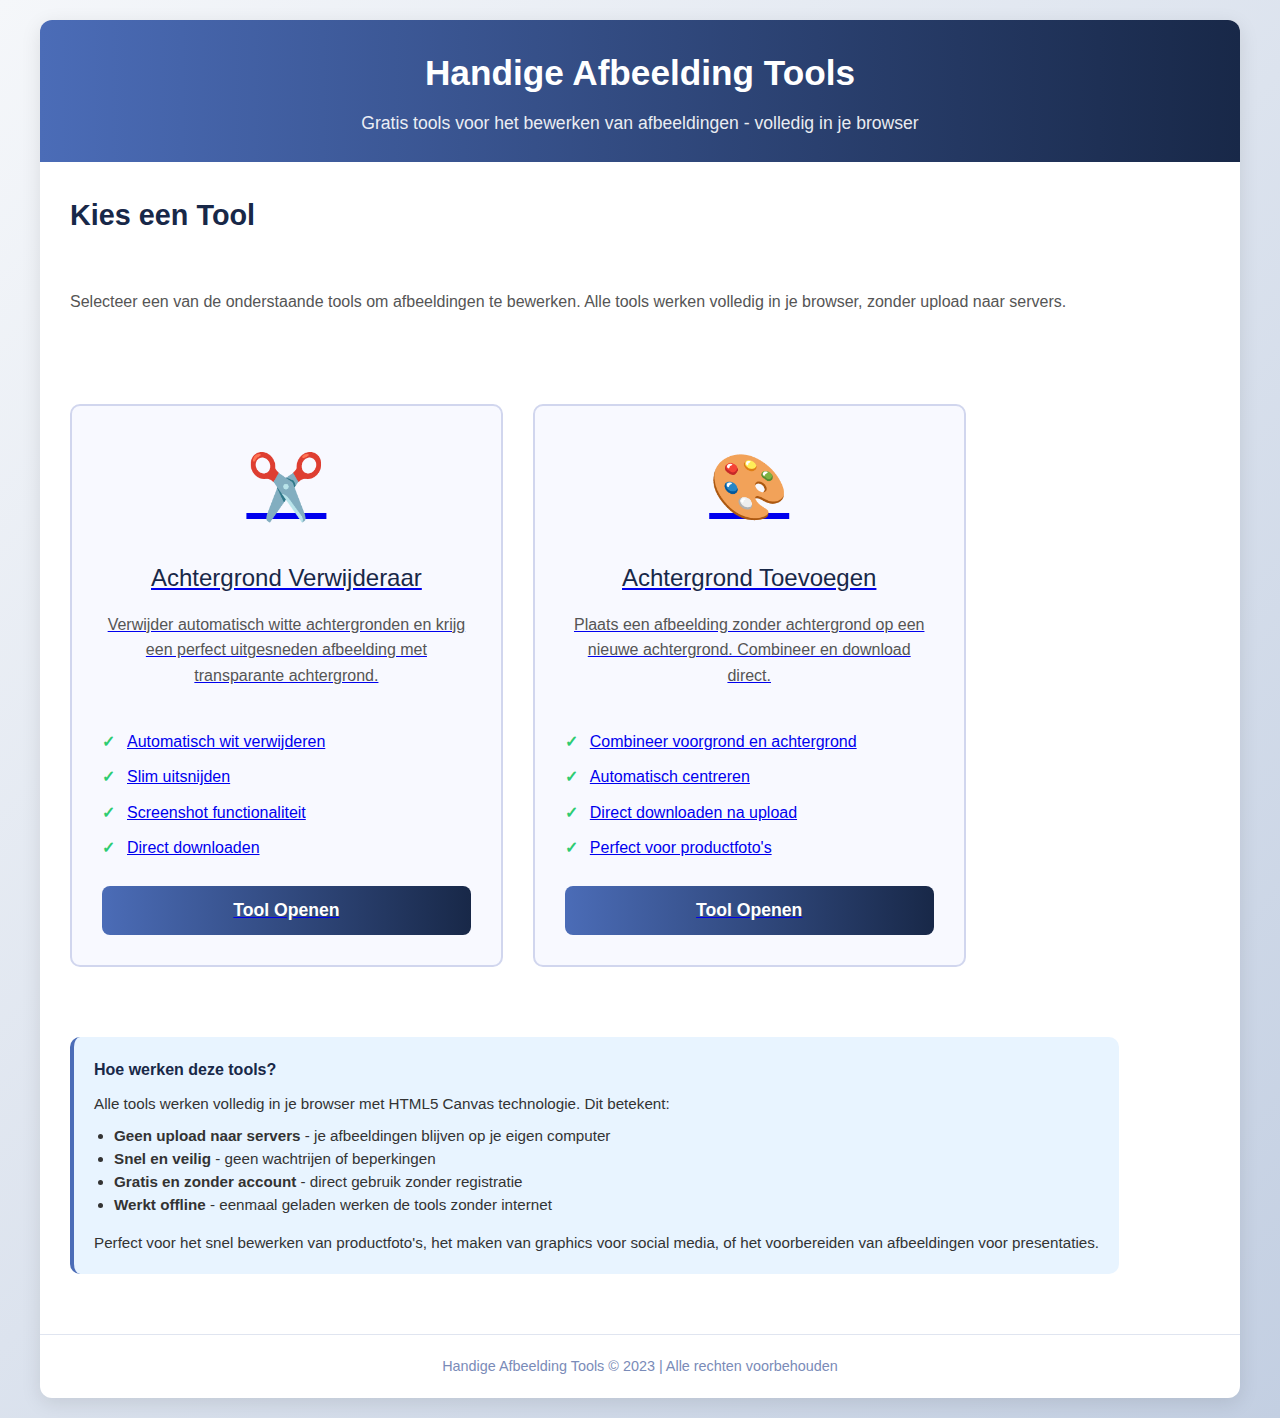
<file: index.html>
<!DOCTYPE html>
<html lang="nl">
<head>
    <meta charset="UTF-8">
    <meta name="viewport" content="width=device-width, initial-scale=1.0">
    <title>Handige Afbeelding Tools</title>
    <link rel="stylesheet" href="style.css">
</head>
<body>
    <div class="container">
        <header>
            <h1>Handige Afbeelding Tools</h1>
            <p class="subtitle">Gratis tools voor het bewerken van afbeeldingen - volledig in je browser</p>
        </header>
        
        <div class="main-content">
            <h2>Kies een Tool</h2>
            <p style="margin-bottom: 30px; color: #555;">Selecteer een van de onderstaande tools om afbeeldingen te bewerken. Alle tools werken volledig in je browser, zonder upload naar servers.</p>
            
            <div class="tools-grid">
                <a href="achtergrond-verwijderaar.html" class="tool-card">
                    <div class="tool-icon">✂️</div>
                    <div class="tool-title">Achtergrond Verwijderaar</div>
                    <div class="tool-description">
                        Verwijder automatisch witte achtergronden en krijg een perfect uitgesneden afbeelding met transparante achtergrond.
                    </div>
                    <ul class="features-list">
                        <li>Automatisch wit verwijderen</li>
                        <li>Slim uitsnijden</li>
                        <li>Screenshot functionaliteit</li>
                        <li>Direct downloaden</li>
                    </ul>
                    <button class="button" style="margin-top: 20px;">Tool Openen</button>
                </a>
                
                <a href="achtergrond-toevoegen.html" class="tool-card">
                    <div class="tool-icon">🎨</div>
                    <div class="tool-title">Achtergrond Toevoegen</div>
                    <div class="tool-description">
                        Plaats een afbeelding zonder achtergrond op een nieuwe achtergrond. Combineer en download direct.
                    </div>
                    <ul class="features-list">
                        <li>Combineer voorgrond en achtergrond</li>
                        <li>Automatisch centreren</li>
                        <li>Direct downloaden na upload</li>
                        <li>Perfect voor productfoto's</li>
                    </ul>
                    <button class="button" style="margin-top: 20px;">Tool Openen</button>
                </a>
            </div>
            
            <div class="info-box" style="margin-top: 40px;">
                <div class="info-title">Hoe werken deze tools?</div>
                <div class="info-text">
                    <p>Alle tools werken volledig in je browser met HTML5 Canvas technologie. Dit betekent:</p>
                    <ul style="margin-top: 10px; padding-left: 20px;">
                        <li><strong>Geen upload naar servers</strong> - je afbeeldingen blijven op je eigen computer</li>
                        <li><strong>Snel en veilig</strong> - geen wachtrijen of beperkingen</li>
                        <li><strong>Gratis en zonder account</strong> - direct gebruik zonder registratie</li>
                        <li><strong>Werkt offline</strong> - eenmaal geladen werken de tools zonder internet</li>
                    </ul>
                    <p style="margin-top: 15px;">Perfect voor het snel bewerken van productfoto's, het maken van graphics voor social media, of het voorbereiden van afbeeldingen voor presentaties.</p>
                </div>
            </div>
        </div>
        
        <footer>
            <p>Handige Afbeelding Tools &copy; 2023 | Alle rechten voorbehouden</p>
        </footer>
    </div>
</body>
</html>
</file>
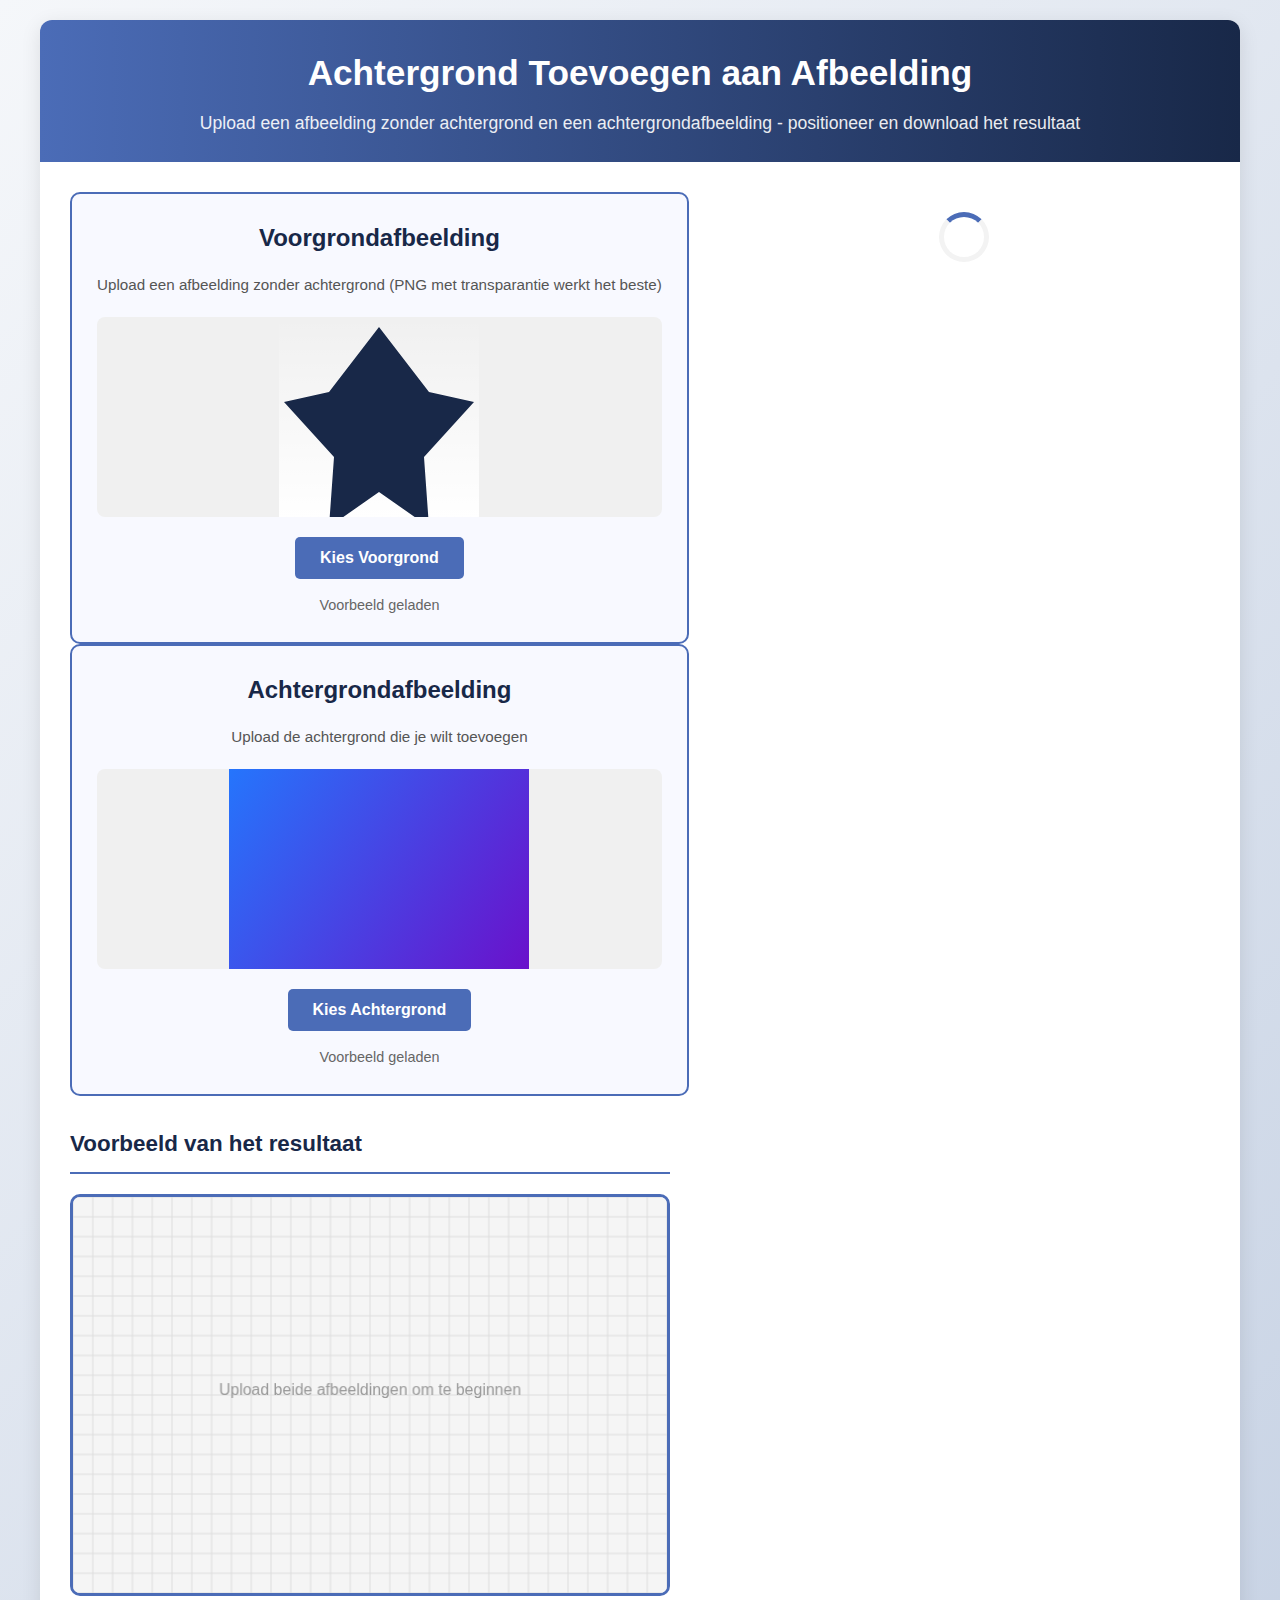
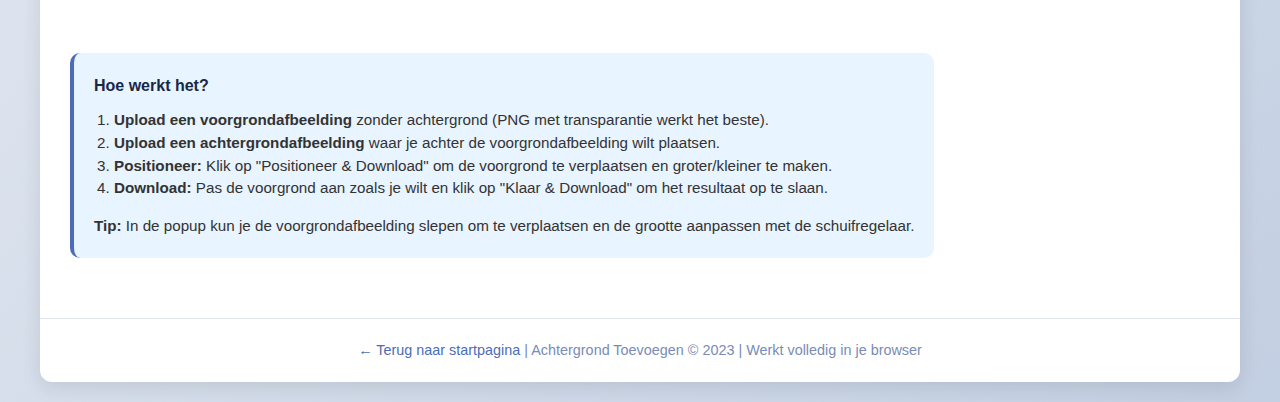
<file: achtergrond-toevoegen.html>
<!DOCTYPE html>
<html lang="nl">
<head>
    <meta charset="UTF-8">
    <meta name="viewport" content="width=device-width, initial-scale=1.0">
    <title>Achtergrond Toevoegen aan Afbeelding</title>
    <link rel="stylesheet" href="style.css">
    <style>
        /* Popup styling */
        .popup-overlay {
            display: none;
            position: fixed;
            top: 0;
            left: 0;
            width: 100%;
            height: 100%;
            background-color: rgba(0, 0, 0, 0.7);
            z-index: 1000;
            justify-content: center;
            align-items: center;
        }
        
        .popup-content {
            background-color: white;
            border-radius: 12px;
            width: 90%;
            max-width: 900px;
            max-height: 90vh;
            overflow: auto;
            box-shadow: 0 10px 30px rgba(0, 0, 0, 0.3);
            padding: 25px;
        }
        
        .popup-header {
            display: flex;
            justify-content: space-between;
            align-items: center;
            margin-bottom: 20px;
            padding-bottom: 15px;
            border-bottom: 2px solid #4b6cb7;
        }
        
        .popup-title {
            font-size: 1.8rem;
            color: #182848;
            margin: 0;
        }
        
        .close-popup {
            background: none;
            border: none;
            font-size: 2rem;
            color: #666;
            cursor: pointer;
            padding: 0;
            width: 40px;
            height: 40px;
            display: flex;
            align-items: center;
            justify-content: center;
            border-radius: 50%;
            transition: all 0.3s;
        }
        
        .close-popup:hover {
            background-color: #f0f0f0;
            color: #182848;
        }
        
        .positioning-container {
            display: flex;
            flex-direction: column;
            gap: 20px;
        }
        
        .positioning-canvas-container {
            position: relative;
            width: 100%;
            height: 500px;
            border: 2px solid #e0e5f0;
            border-radius: 10px;
            overflow: hidden;
            background-color: #f8f9ff;
        }
        
        #positionCanvas {
            width: 100%;
            height: 100%;
            display: block;
            cursor: move;
        }
        
        .position-controls {
            background-color: #f8f9ff;
            padding: 20px;
            border-radius: 10px;
            display: flex;
            flex-wrap: wrap;
            gap: 15px;
            align-items: center;
            justify-content: center;
        }
        
        .control-btn {
            background-color: #4b6cb7;
            color: white;
            border: none;
            padding: 10px 20px;
            border-radius: 5px;
            cursor: pointer;
            font-weight: 600;
            transition: all 0.3s;
            display: flex;
            align-items: center;
            gap: 8px;
        }
        
        .control-btn:hover {
            background-color: #3a5aa3;
            transform: translateY(-2px);
        }
        
        .control-btn.reset {
            background-color: #e74c3c;
        }
        
        .control-btn.reset:hover {
            background-color: #c0392b;
        }
        
        .control-btn.download {
            background: linear-gradient(to right, #2ecc71, #27ae60);
            padding: 12px 30px;
            font-size: 1.1rem;
        }
        
        .control-btn.download:hover {
            background: linear-gradient(to right, #27ae60, #219653);
        }
        
        .slider-control {
            flex: 1;
            min-width: 200px;
        }
        
        .slider-control label {
            display: block;
            margin-bottom: 8px;
            font-weight: 600;
            color: #182848;
        }
        
        .slider-row {
            display: flex;
            align-items: center;
            gap: 15px;
        }
        
        .size-value {
            min-width: 60px;
            font-weight: 600;
            color: #182848;
        }
        
        .instructions-popup {
            background-color: #e8f4ff;
            padding: 15px;
            border-radius: 8px;
            border-left: 4px solid #4b6cb7;
            margin-top: 10px;
        }
        
        .instructions-popup h4 {
            color: #182848;
            margin-bottom: 8px;
        }
        
        .instructions-popup p {
            margin-bottom: 5px;
            font-size: 0.9rem;
        }
        
        @media (max-width: 768px) {
            .position-controls {
                flex-direction: column;
                align-items: stretch;
            }
            
            .slider-control {
                min-width: 100%;
            }
            
            .popup-content {
                padding: 15px;
            }
            
            .positioning-canvas-container {
                height: 400px;
            }
        }
    </style>
</head>
<body>
    <div class="container">
        <header>
            <h1>Achtergrond Toevoegen aan Afbeelding</h1>
            <p class="subtitle">Upload een afbeelding zonder achtergrond en een achtergrondafbeelding - positioneer en download het resultaat</p>
        </header>
        
        <div class="main-content">
            <div class="upload-section">
                <div class="upload-box" id="foregroundBox">
                    <h3>Voorgrondafbeelding</h3>
                    <p>Upload een afbeelding zonder achtergrond (PNG met transparantie werkt het beste)</p>
                    <div class="image-preview" id="foregroundPreview">
                        <span>Nog niet geüpload</span>
                    </div>
                    <button class="upload-btn" id="foregroundBtn">Kies Voorgrond</button>
                    <input type="file" id="foregroundInput" class="file-input" accept="image/png, image/jpeg">
                    <div class="upload-status" id="foregroundStatus"></div>
                </div>
                
                <div class="upload-box" id="backgroundBox">
                    <h3>Achtergrondafbeelding</h3>
                    <p>Upload de achtergrond die je wilt toevoegen</p>
                    <div class="image-preview" id="backgroundPreview">
                        <span>Nog niet geüpload</span>
                    </div>
                    <button class="upload-btn" id="backgroundBtn">Kies Achtergrond</button>
                    <input type="file" id="backgroundInput" class="file-input" accept="image/png, image/jpeg, image/jpg">
                    <div class="upload-status" id="backgroundStatus"></div>
                </div>
            </div>
            
            <div class="loader" id="combineLoader"></div>
            
            <div class="result-section">
                <h2 class="section-title">Voorbeeld van het resultaat</h2>
                <div class="result-container">
                    <canvas id="resultCanvas"></canvas>
                </div>
                
                <div class="download-info" id="downloadInfo" style="display: none;">
                    <h4>✅ Afbeelding klaar voor positionering!</h4>
                    <p>Beide afbeeldingen zijn geüpload. Klik op de knop hieronder om de voorgrond te positioneren.</p>
                    <div class="manual-download">
                        <button class="button download-btn" id="positionBtn">Positioneer & Download</button>
                    </div>
                </div>
                
                <div class="automatic-notice" id="readyNotice" style="display: none;">
                    ✅ Beide afbeeldingen zijn geüpload! Klik op "Positioneer & Download" om het resultaat aan te passen en te downloaden.
                </div>
            </div>
            
            <div class="info-box">
                <div class="info-title">Hoe werkt het?</div>
                <div class="info-text">
                    <ol style="padding-left: 20px;">
                        <li><strong>Upload een voorgrondafbeelding</strong> zonder achtergrond (PNG met transparantie werkt het beste).</li>
                        <li><strong>Upload een achtergrondafbeelding</strong> waar je achter de voorgrondafbeelding wilt plaatsen.</li>
                        <li><strong>Positioneer:</strong> Klik op "Positioneer & Download" om de voorgrond te verplaatsen en groter/kleiner te maken.</li>
                        <li><strong>Download:</strong> Pas de voorgrond aan zoals je wilt en klik op "Klaar & Download" om het resultaat op te slaan.</li>
                    </ol>
                    <p style="margin-top: 15px;"><strong>Tip:</strong> In de popup kun je de voorgrondafbeelding slepen om te verplaatsen en de grootte aanpassen met de schuifregelaar.</p>
                </div>
            </div>
        </div>
        
        <footer>
            <p><a href="index.html" style="color: #4b6cb7; text-decoration: none;">← Terug naar startpagina</a> | Achtergrond Toevoegen &copy; 2023 | Werkt volledig in je browser</p>
        </footer>
    </div>
    
    <!-- Popup voor positionering -->
    <div class="popup-overlay" id="popupOverlay">
        <div class="popup-content">
            <div class="popup-header">
                <h2 class="popup-title">Positioneer Voorgrondafbeelding</h2>
                <button class="close-popup" id="closePopup">×</button>
            </div>
            
            <div class="positioning-container">
                <div class="instructions-popup">
                    <h4>Instructies:</h4>
                    <p>• <strong>Slepen:</strong> Klik en sleep om de voorgrondafbeelding te verplaatsen</p>
                    <p>• <strong>Grootte:</strong> Gebruik de schuifregelaar om de voorgrond groter of kleiner te maken</p>
                    <p>• <strong>Reset:</strong> Klik op "Reset Positie" om terug te gaan naar de beginpositie</p>
                </div>
                
                <div class="positioning-canvas-container">
                    <canvas id="positionCanvas"></canvas>
                </div>
                
                <div class="position-controls">
                    <div class="slider-control">
                        <label for="sizeSlider">Voorgrond Grootte</label>
                        <div class="slider-row">
                            <input type="range" min="10" max="200" value="80" class="slider" id="sizeSlider">
                            <span class="size-value" id="sizeValue">80%</span>
                        </div>
                    </div>
                    
                    <button class="control-btn" id="centerBtn">
                        <span>🔲</span> Centreer
                    </button>
                    
                    <button class="control-btn reset" id="resetBtn">
                        <span>🔄</span> Reset Positie
                    </button>
                    
                    <button class="control-btn download" id="finalDownloadBtn">
                        <span>⬇️</span> Klaar & Download
                    </button>
                </div>
            </div>
        </div>
    </div>

    <script>
        // DOM elementen
        const foregroundInput = document.getElementById('foregroundInput');
        const backgroundInput = document.getElementById('backgroundInput');
        const foregroundBtn = document.getElementById('foregroundBtn');
        const backgroundBtn = document.getElementById('backgroundBtn');
        const foregroundPreview = document.getElementById('foregroundPreview');
        const backgroundPreview = document.getElementById('backgroundPreview');
        const foregroundStatus = document.getElementById('foregroundStatus');
        const backgroundStatus = document.getElementById('backgroundStatus');
        const foregroundBox = document.getElementById('foregroundBox');
        const backgroundBox = document.getElementById('backgroundBox');
        const resultCanvas = document.getElementById('resultCanvas');
        const combineLoader = document.getElementById('combineLoader');
        const downloadInfo = document.getElementById('downloadInfo');
        const positionBtn = document.getElementById('positionBtn');
        const readyNotice = document.getElementById('readyNotice');
        const popupOverlay = document.getElementById('popupOverlay');
        const closePopup = document.getElementById('closePopup');
        const positionCanvas = document.getElementById('positionCanvas');
        const sizeSlider = document.getElementById('sizeSlider');
        const sizeValue = document.getElementById('sizeValue');
        const centerBtn = document.getElementById('centerBtn');
        const resetBtn = document.getElementById('resetBtn');
        const finalDownloadBtn = document.getElementById('finalDownloadBtn');
        
        const ctx = resultCanvas.getContext('2d');
        const positionCtx = positionCanvas.getContext('2d');
        
        // Variabelen om afbeeldingen op te slaan
        let foregroundImage = null;
        let backgroundImage = null;
        let combineInProgress = false;
        let isExampleImage = true;
        
        // Variabelen voor positionering
        let foregroundX = 0;
        let foregroundY = 0;
        let foregroundScale = 0.8;
        let isDragging = false;
        let dragStartX = 0;
        let dragStartY = 0;
        let originalForegroundX = 0;
        let originalForegroundY = 0;
        let canvasWidth = 0;
        let canvasHeight = 0;
        
        // Stel canvasgrootte in
        function setupCanvas() {
            resultCanvas.width = 600;
            resultCanvas.height = 400;
            
            // Teken een standaard achtergrondpatroon
            ctx.fillStyle = '#f5f5f5';
            ctx.fillRect(0, 0, resultCanvas.width, resultCanvas.height);
            
            // Teken een rasterpatroon
            ctx.strokeStyle = '#ddd';
            ctx.lineWidth = 1;
            
            // Verticale lijnen
            for (let x = 0; x <= resultCanvas.width; x += 20) {
                ctx.beginPath();
                ctx.moveTo(x, 0);
                ctx.lineTo(x, resultCanvas.height);
                ctx.stroke();
            }
            
            // Horizontale lijnen
            for (let y = 0; y <= resultCanvas.height; y += 20) {
                ctx.beginPath();
                ctx.moveTo(0, y);
                ctx.lineTo(resultCanvas.width, y);
                ctx.stroke();
            }
            
            // Voeg tekst toe
            ctx.fillStyle = '#999';
            ctx.font = '16px Arial';
            ctx.textAlign = 'center';
            ctx.fillText('Upload beide afbeeldingen om te beginnen', resultCanvas.width/2, resultCanvas.height/2);
        }
        
        // Initialiseer canvas
        setupCanvas();
        
        // Event listeners voor knoppen
        foregroundBtn.addEventListener('click', () => {
            foregroundInput.click();
        });
        
        backgroundBtn.addEventListener('click', () => {
            backgroundInput.click();
        });
        
        // Event listener voor voorgrondafbeelding
        foregroundInput.addEventListener('change', function(e) {
            const file = e.target.files[0];
            if (!file) return;
            
            // Markeer dat dit geen voorbeeldafbeelding is
            isExampleImage = false;
            
            // Toon uploadstatus
            foregroundStatus.textContent = "Bezig met uploaden...";
            foregroundStatus.className = "upload-status status-waiting";
            foregroundBox.classList.add('active');
            
            const reader = new FileReader();
            reader.onload = function(event) {
                foregroundImage = new Image();
                foregroundImage.onload = function() {
                    // Toon voorbeeld
                    foregroundPreview.innerHTML = '';
                    const img = document.createElement('img');
                    img.src = event.target.result;
                    foregroundPreview.appendChild(img);
                    
                    // Update status
                    foregroundStatus.textContent = "✅ Klaar!";
                    foregroundStatus.className = "upload-status status-success";
                    
                    // Controleer of beide afbeeldingen geladen zijn
                    checkAndCombineImages();
                };
                foregroundImage.onerror = function() {
                    foregroundStatus.textContent = "❌ Fout bij laden afbeelding";
                    foregroundStatus.className = "upload-status";
                    foregroundImage = null;
                };
                foregroundImage.src = event.target.result;
            };
            reader.readAsDataURL(file);
        });
        
        // Event listener voor achtergrondafbeelding
        backgroundInput.addEventListener('change', function(e) {
            const file = e.target.files[0];
            if (!file) return;
            
            // Markeer dat dit geen voorbeeldafbeelding is
            isExampleImage = false;
            
            // Toon uploadstatus
            backgroundStatus.textContent = "Bezig met uploaden...";
            backgroundStatus.className = "upload-status status-waiting";
            backgroundBox.classList.add('active');
            
            const reader = new FileReader();
            reader.onload = function(event) {
                backgroundImage = new Image();
                backgroundImage.onload = function() {
                    // Toon voorbeeld
                    backgroundPreview.innerHTML = '';
                    const img = document.createElement('img');
                    img.src = event.target.result;
                    backgroundPreview.appendChild(img);
                    
                    // Update status
                    backgroundStatus.textContent = "✅ Klaar!";
                    backgroundStatus.className = "upload-status status-success";
                    
                    // Controleer of beide afbeeldingen geladen zijn
                    checkAndCombineImages();
                };
                backgroundImage.onerror = function() {
                    backgroundStatus.textContent = "❌ Fout bij laden afbeelding";
                    backgroundStatus.className = "upload-status";
                    backgroundImage = null;
                };
                backgroundImage.src = event.target.result;
            };
            reader.readAsDataURL(file);
        });
        
        // Controleer of beide afbeeldingen geladen zijn en combineer ze
        function checkAndCombineImages() {
            if (foregroundImage && backgroundImage && !combineInProgress) {
                combineInProgress = true;
                combineLoader.classList.add('show');
                
                // Korte vertraging om gebruiker te laten zien wat er gebeurt
                setTimeout(() => {
                    combineImages();
                    combineInProgress = false;
                    combineLoader.classList.remove('show');
                    
                    // Toon positioneer knop alleen als het GEEN voorbeeldafbeelding is
                    if (!isExampleImage) {
                        downloadInfo.style.display = 'block';
                        readyNotice.style.display = 'block';
                    } else {
                        // Voor voorbeeldafbeeldingen, toon alleen de melding
                        readyNotice.style.display = 'block';
                        readyNotice.innerHTML = "✅ Voorbeeld geladen! Upload nu je eigen afbeeldingen om te kunnen positioneren en downloaden.";
                        readyNotice.style.backgroundColor = "rgba(255, 193, 7, 0.1)";
                        readyNotice.style.border = "1px solid #ffc107";
                        readyNotice.style.color = "#856404";
                    }
                }, 800);
            }
        }
        
        // Combineer de afbeeldingen (toon alleen voorbeeld)
        function combineImages() {
            if (!foregroundImage || !backgroundImage) return;
            
            // Bereken de schaal voor de voorgrondafbeelding
            // We willen dat de voorgrondafbeelding goed past in het canvas
            foregroundScale = Math.min(
                resultCanvas.width / foregroundImage.width * 0.8,
                resultCanvas.height / foregroundImage.height * 0.8
            );
            
            const newWidth = foregroundImage.width * foregroundScale;
            const newHeight = foregroundImage.height * foregroundScale;
            
            // Centreer de voorgrondafbeelding
            foregroundX = (resultCanvas.width - newWidth) / 2;
            foregroundY = (resultCanvas.height - newHeight) / 2;
            
            // Teken op het resultaat canvas
            drawCombinedImage(resultCanvas, ctx);
        }
        
        // Teken gecombineerde afbeelding op een canvas
        function drawCombinedImage(canvas, context) {
            if (!foregroundImage || !backgroundImage) return;
            
            // Pas canvasgrootte aan aan de achtergrondafbeelding
            canvas.width = backgroundImage.width;
            canvas.height = backgroundImage.height;
            
            // Teken de achtergrond
            context.drawImage(backgroundImage, 0, 0, canvas.width, canvas.height);
            
            // Bereken nieuwe grootte op basis van schaal
            const newWidth = foregroundImage.width * foregroundScale;
            const newHeight = foregroundImage.height * foregroundScale;
            
            // Teken de voorgrondafbeelding
            context.drawImage(foregroundImage, foregroundX, foregroundY, newWidth, newHeight);
        }
        
        // Event listener voor positioneer knop
        positionBtn.addEventListener('click', () => {
            if (!foregroundImage || !backgroundImage || isExampleImage) {
                showStatusMessage("Upload eerst je eigen afbeeldingen om te kunnen positioneren", true);
                return;
            }
            
            openPositioningPopup();
        });
        
        // Open popup voor positionering
        function openPositioningPopup() {
            // Stel canvasgrootte in
            canvasWidth = backgroundImage.width;
            canvasHeight = backgroundImage.height;
            
            // Pas position canvas aan aan popup grootte
            const containerWidth = document.querySelector('.positioning-canvas-container').clientWidth;
            const containerHeight = document.querySelector('.positioning-canvas-container').clientHeight;
            
            // Bereken schaal om canvas in container te passen
            const scaleX = containerWidth / canvasWidth;
            const scaleY = containerHeight / canvasHeight;
            const scale = Math.min(scaleX, scaleY, 1);
            
            positionCanvas.width = canvasWidth * scale;
            positionCanvas.height = canvasHeight * scale;
            
            // Schaal ook de voorgrond positie
            const scaledForegroundX = foregroundX * scale;
            const scaledForegroundY = foregroundY * scale;
            const scaledForegroundScale = foregroundScale * scale;
            
            // Teken afbeelding op position canvas
            positionCtx.clearRect(0, 0, positionCanvas.width, positionCanvas.height);
            positionCtx.drawImage(backgroundImage, 0, 0, positionCanvas.width, positionCanvas.height);
            
            // Teken voorgrond
            const newWidth = foregroundImage.width * scaledForegroundScale;
            const newHeight = foregroundImage.height * scaledForegroundScale;
            positionCtx.drawImage(foregroundImage, scaledForegroundX, scaledForegroundY, newWidth, newHeight);
            
            // Stel slider in
            sizeSlider.value = foregroundScale * 100;
            sizeValue.textContent = Math.round(foregroundScale * 100) + "%";
            
            // Toon popup
            popupOverlay.style.display = 'flex';
            
            // Voeg event listeners toe voor slepen
            setupDragging();
        }
        
        // Sluit popup
        closePopup.addEventListener('click', () => {
            popupOverlay.style.display = 'none';
        });
        
        // Sluit popup als er buiten geklikt wordt
        popupOverlay.addEventListener('click', (e) => {
            if (e.target === popupOverlay) {
                popupOverlay.style.display = 'none';
            }
        });
        
        // Stel slepen functionaliteit in
        function setupDragging() {
            positionCanvas.addEventListener('mousedown', startDragging);
            positionCanvas.addEventListener('touchstart', startDraggingTouch);
            
            document.addEventListener('mousemove', drag);
            document.addEventListener('touchmove', dragTouch);
            
            document.addEventListener('mouseup', stopDragging);
            document.addEventListener('touchend', stopDragging);
        }
        
        // Start slepen (muis)
        function startDragging(e) {
            const rect = positionCanvas.getBoundingClientRect();
            const x = e.clientX - rect.left;
            const y = e.clientY - rect.top;
            
            // Controleer of er op de voorgrondafbeelding wordt geklikt
            const scaleFactor = positionCanvas.width / canvasWidth;
            const scaledForegroundWidth = foregroundImage.width * foregroundScale * scaleFactor;
            const scaledForegroundHeight = foregroundImage.height * foregroundScale * scaleFactor;
            const scaledForegroundX = foregroundX * scaleFactor;
            const scaledForegroundY = foregroundY * scaleFactor;
            
            if (x >= scaledForegroundX && x <= scaledForegroundX + scaledForegroundWidth &&
                y >= scaledForegroundY && y <= scaledForegroundY + scaledForegroundHeight) {
                isDragging = true;
                dragStartX = x;
                dragStartY = y;
                originalForegroundX = foregroundX;
                originalForegroundY = foregroundY;
                positionCanvas.style.cursor = 'grabbing';
            }
        }
        
        // Start slepen (touch)
        function startDraggingTouch(e) {
            if (e.touches.length === 1) {
                const rect = positionCanvas.getBoundingClientRect();
                const x = e.touches[0].clientX - rect.left;
                const y = e.touches[0].clientY - rect.top;
                
                // Controleer of er op de voorgrondafbeelding wordt geklikt
                const scaleFactor = positionCanvas.width / canvasWidth;
                const scaledForegroundWidth = foregroundImage.width * foregroundScale * scaleFactor;
                const scaledForegroundHeight = foregroundImage.height * foregroundScale * scaleFactor;
                const scaledForegroundX = foregroundX * scaleFactor;
                const scaledForegroundY = foregroundY * scaleFactor;
                
                if (x >= scaledForegroundX && x <= scaledForegroundX + scaledForegroundWidth &&
                    y >= scaledForegroundY && y <= scaledForegroundY + scaledForegroundHeight) {
                    e.preventDefault();
                    isDragging = true;
                    dragStartX = x;
                    dragStartY = y;
                    originalForegroundX = foregroundX;
                    originalForegroundY = foregroundY;
                    positionCanvas.style.cursor = 'grabbing';
                }
            }
        }
        
        // Slepen (muis)
        function drag(e) {
            if (!isDragging) return;
            
            const rect = positionCanvas.getBoundingClientRect();
            const x = e.clientX - rect.left;
            const y = e.clientY - rect.top;
            
            const scaleFactor = canvasWidth / positionCanvas.width;
            const dx = (x - dragStartX) * scaleFactor;
            const dy = (y - dragStartY) * scaleFactor;
            
            foregroundX = originalForegroundX + dx;
            foregroundY = originalForegroundY + dy;
            
            updatePositionCanvas();
        }
        
        // Slepen (touch)
        function dragTouch(e) {
            if (!isDragging || e.touches.length !== 1) return;
            
            e.preventDefault();
            const rect = positionCanvas.getBoundingClientRect();
            const x = e.touches[0].clientX - rect.left;
            const y = e.touches[0].clientY - rect.top;
            
            const scaleFactor = canvasWidth / positionCanvas.width;
            const dx = (x - dragStartX) * scaleFactor;
            const dy = (y - dragStartY) * scaleFactor;
            
            foregroundX = originalForegroundX + dx;
            foregroundY = originalForegroundY + dy;
            
            updatePositionCanvas();
        }
        
        // Stop slepen
        function stopDragging() {
            isDragging = false;
            positionCanvas.style.cursor = 'move';
        }
        
        // Update position canvas
        function updatePositionCanvas() {
            // Teken opnieuw
            const scale = positionCanvas.width / canvasWidth;
            
            positionCtx.clearRect(0, 0, positionCanvas.width, positionCanvas.height);
            positionCtx.drawImage(backgroundImage, 0, 0, positionCanvas.width, positionCanvas.height);
            
            const scaledForegroundWidth = foregroundImage.width * foregroundScale * scale;
            const scaledForegroundHeight = foregroundImage.height * foregroundScale * scale;
            const scaledForegroundX = foregroundX * scale;
            const scaledForegroundY = foregroundY * scale;
            
            positionCtx.drawImage(foregroundImage, scaledForegroundX, scaledForegroundY, scaledForegroundWidth, scaledForegroundHeight);
            
            // Update ook het voorbeeld op de hoofdpagina
            drawCombinedImage(resultCanvas, ctx);
        }
        
        // Event listener voor grootte slider
        sizeSlider.addEventListener('input', () => {
            foregroundScale = sizeSlider.value / 100;
            sizeValue.textContent = sizeSlider.value + "%";
            updatePositionCanvas();
        });
        
        // Event listener voor centreer knop
        centerBtn.addEventListener('click', () => {
            // Bereken nieuwe grootte
            const newWidth = foregroundImage.width * foregroundScale;
            const newHeight = foregroundImage.height * foregroundScale;
            
            // Centreer
            foregroundX = (canvasWidth - newWidth) / 2;
            foregroundY = (canvasHeight - newHeight) / 2;
            
            updatePositionCanvas();
            showStatusMessage("Voorgrond gecentreerd");
        });
        
        // Event listener voor reset knop
        resetBtn.addEventListener('click', () => {
            // Reset naar oorspronkelijke positie en grootte
            foregroundScale = Math.min(
                canvasWidth / foregroundImage.width * 0.8,
                canvasHeight / foregroundImage.height * 0.8
            );
            
            const newWidth = foregroundImage.width * foregroundScale;
            const newHeight = foregroundImage.height * foregroundScale;
            
            foregroundX = (canvasWidth - newWidth) / 2;
            foregroundY = (canvasHeight - newHeight) / 2;
            
            sizeSlider.value = foregroundScale * 100;
            sizeValue.textContent = Math.round(foregroundScale * 100) + "%";
            
            updatePositionCanvas();
            showStatusMessage("Positie gereset");
        });
        
        // Event listener voor download knop in popup
        finalDownloadBtn.addEventListener('click', () => {
            // Download de afbeelding
            downloadImage();
            
            // Sluit popup
            popupOverlay.style.display = 'none';
        });
        
        // Download de gecombineerde afbeelding
        function downloadImage() {
            if (!foregroundImage || !backgroundImage) return;
            
            // Maak een tijdelijk canvas voor download
            const downloadCanvas = document.createElement('canvas');
            const downloadCtx = downloadCanvas.getContext('2d');
            
            // Stel canvasgrootte in op achtergrondgrootte
            downloadCanvas.width = canvasWidth;
            downloadCanvas.height = canvasHeight;
            
            // Teken de gecombineerde afbeelding
            downloadCtx.drawImage(backgroundImage, 0, 0, downloadCanvas.width, downloadCanvas.height);
            
            const newWidth = foregroundImage.width * foregroundScale;
            const newHeight = foregroundImage.height * foregroundScale;
            
            downloadCtx.drawImage(foregroundImage, foregroundX, foregroundY, newWidth, newHeight);
            
            // Maak een tijdelijk linkelement
            const link = document.createElement('a');
            link.download = `achtergrond-toegevoegd-${new Date().getTime()}.png`;
            link.href = downloadCanvas.toDataURL('image/png');
            
            // Simuleer een klik op de link om download te starten
            document.body.appendChild(link);
            link.click();
            document.body.removeChild(link);
            
            // Toon downloadbevestiging
            showStatusMessage("Afbeelding gedownload!", false, "#2ecc71");
        }
        
        // Toon statusbericht
        function showStatusMessage(message, isError = false, bgColor = null) {
            // Verwijder bestaande statusberichten
            const existingMessages = document.querySelectorAll('.status-message');
            existingMessages.forEach(msg => msg.remove());
            
            // Maak nieuw statusbericht
            const statusMessage = document.createElement('div');
            statusMessage.className = 'status-message';
            statusMessage.textContent = message;
            
            if (bgColor) {
                statusMessage.style.backgroundColor = bgColor;
            } else if (isError) {
                statusMessage.style.backgroundColor = '#e74c3c';
            }
            
            document.body.appendChild(statusMessage);
            
            // Verberg na 3 seconden
            setTimeout(() => {
                statusMessage.style.animation = 'slideIn 0.3s ease-out reverse';
                setTimeout(() => statusMessage.remove(), 300);
            }, 3000);
        }
        
        // Voeg een voorbeeldafbeeldingen toe voor demonstratie
        window.addEventListener('load', function() {
            // Voorbeeldafbeeldingen
            const exampleForeground = new Image();
            exampleForeground.onload = function() {
                // Toon voorbeeld in de preview
                foregroundPreview.innerHTML = '';
                const img = document.createElement('img');
                img.src = exampleForeground.src;
                foregroundPreview.appendChild(img);
                foregroundImage = exampleForeground;
                
                // Update status
                foregroundStatus.textContent = "Voorbeeld geladen";
                foregroundStatus.className = "upload-status";
                foregroundBox.classList.add('active');
                
                // Controleer of beide afbeeldingen geladen zijn
                checkAndCombineImages();
            };
            // Een eenvoudige ster als voorbeeldvoorgrond
            exampleForeground.src = "[data-uri]";
            
            // Voorbeeldachtergrond
            const exampleBackground = new Image();
            exampleBackground.onload = function() {
                // Toon voorbeeld in de preview
                backgroundPreview.innerHTML = '';
                const img = document.createElement('img');
                img.src = exampleBackground.src;
                backgroundPreview.appendChild(img);
                backgroundImage = exampleBackground;
                
                // Update status
                backgroundStatus.textContent = "Voorbeeld geladen";
                backgroundStatus.className = "upload-status";
                backgroundBox.classList.add('active');
                
                // Controleer of beide afbeeldingen geladen zijn
                checkAndCombineImages();
            };
            // Een eenvoudige gradient achtergrond als voorbeeld
            exampleBackground.src = "[data-uri]";
            
            // Toon welkomstbericht
            setTimeout(() => {
                showStatusMessage("Voorbeeld geladen! Upload je eigen afbeeldingen om te beginnen");
            }, 1000);
        });
    </script>
</body>
</html>
</file>
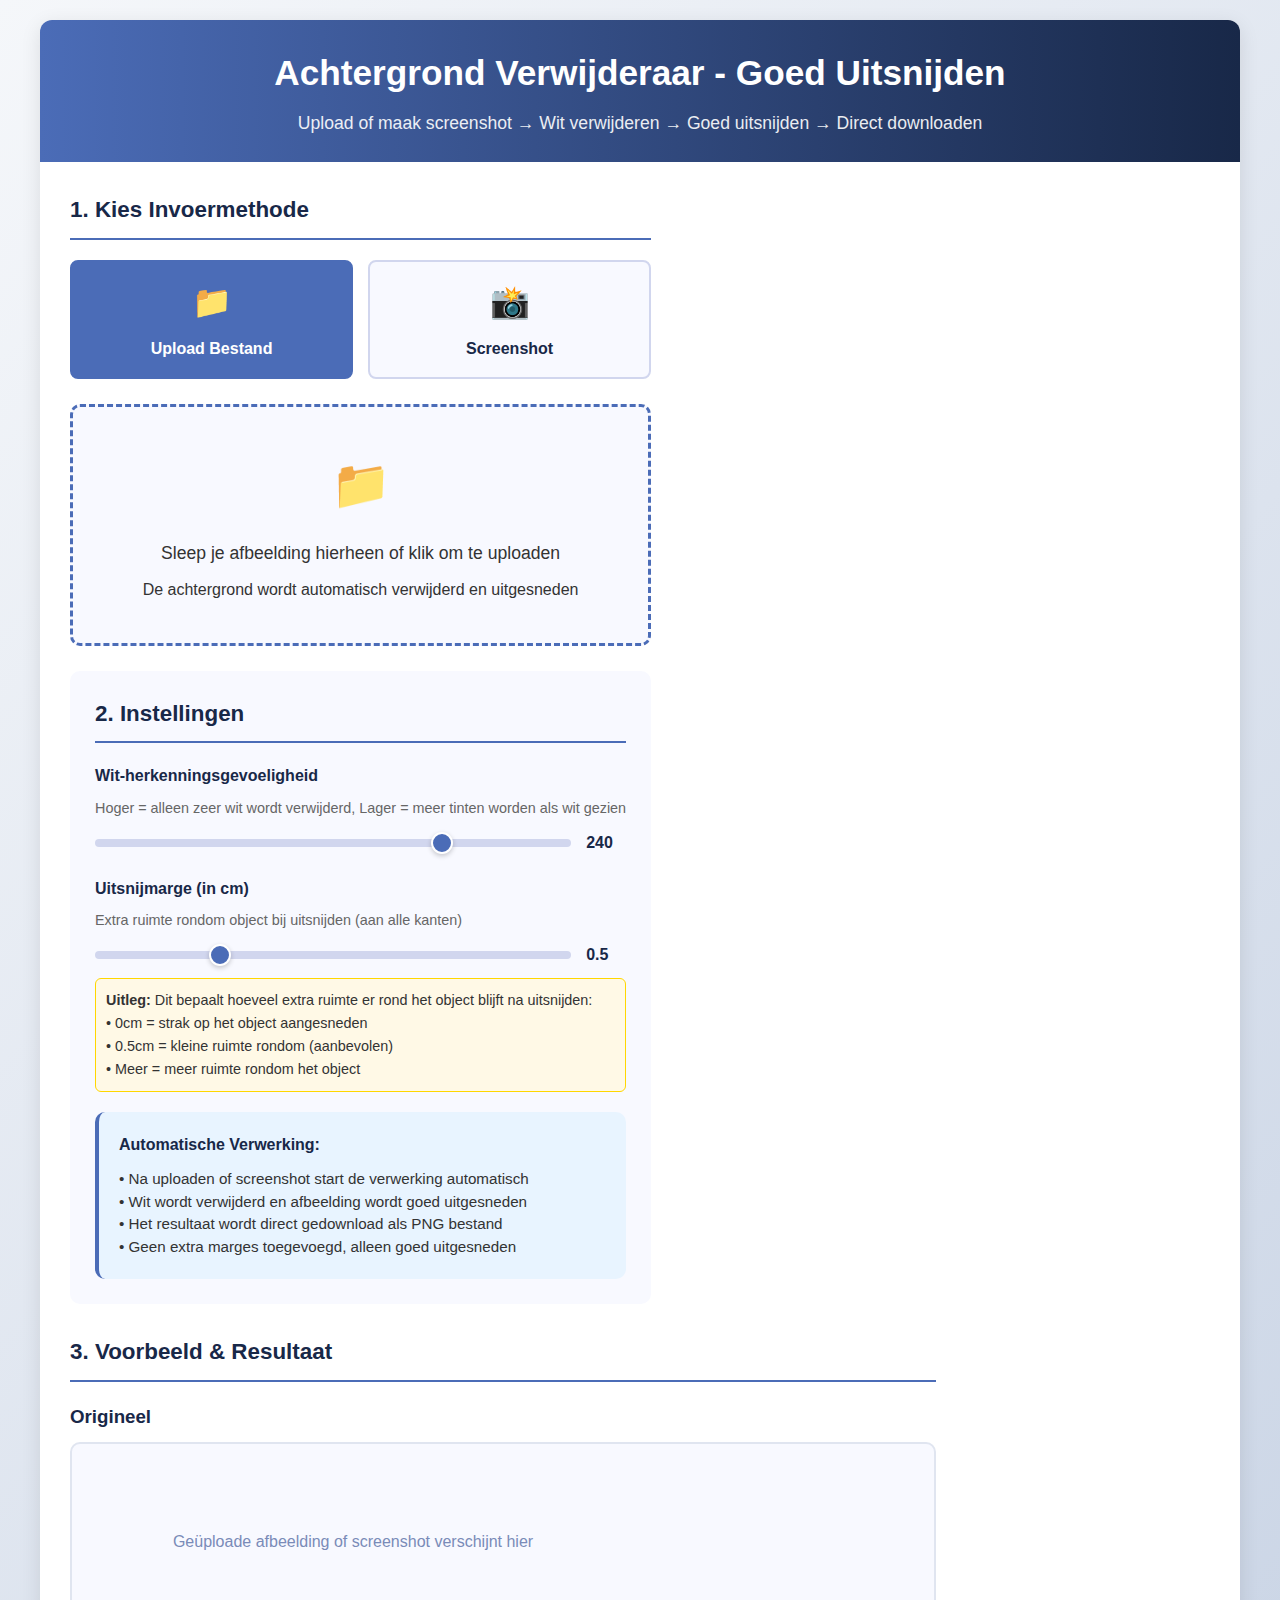
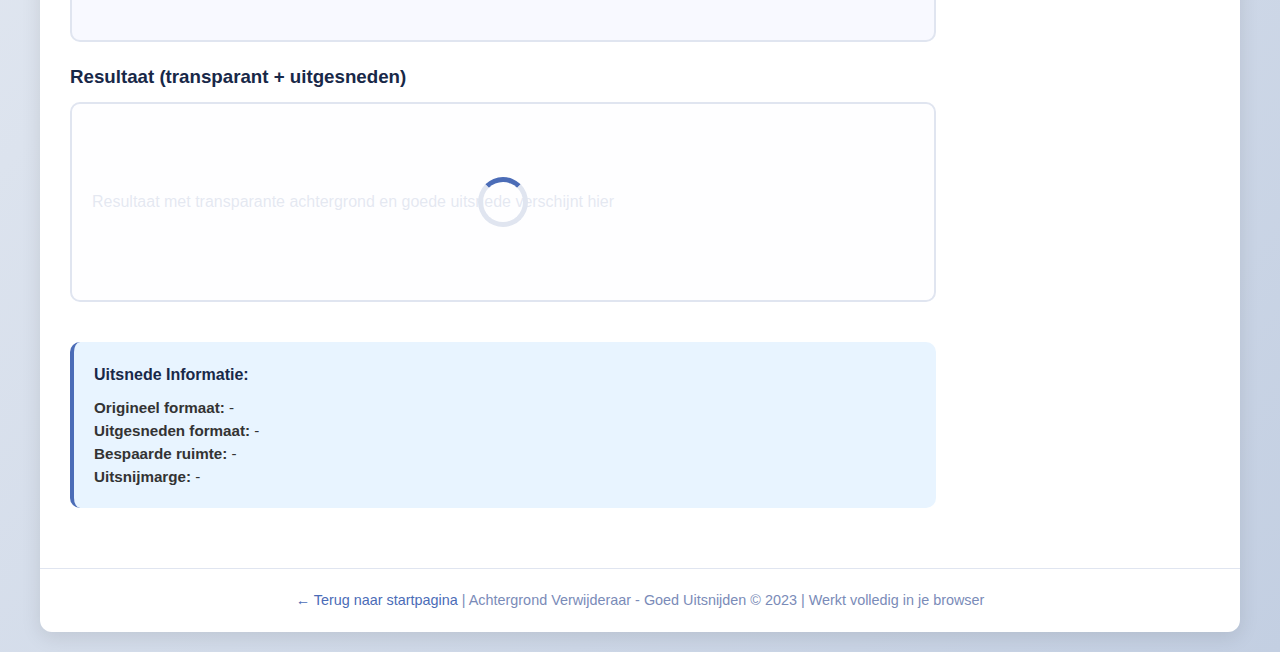
<file: achtergrond-verwijderaar.html>
<!DOCTYPE html>
<html lang="nl">
<head>
    <meta charset="UTF-8">
    <meta name="viewport" content="width=device-width, initial-scale=1.0">
    <title>Achtergrond Verwijderaar - Goed Uitsnijden</title>
    <link rel="stylesheet" href="style.css">
</head>
<body>
    <div class="container">
        <header>
            <h1>Achtergrond Verwijderaar - Goed Uitsnijden</h1>
            <p class="subtitle">Upload of maak screenshot → Wit verwijderen → Goed uitsnijden → Direct downloaden</p>
        </header>
        
        <div class="main-content">
            <div class="upload-section">
                <h2 class="section-title">1. Kies Invoermethode</h2>
                
                <div class="input-methods">
                    <div class="method-btn active" id="uploadMethodBtn">
                        <span class="method-icon">📁</span>
                        Upload Bestand
                    </div>
                    <div class="method-btn" id="screenshotMethodBtn">
                        <span class="method-icon">📸</span>
                        Screenshot
                    </div>
                </div>
                
                <div id="uploadSection">
                    <div class="upload-area" id="uploadArea">
                        <div class="upload-icon">📁</div>
                        <p class="upload-text">Sleep je afbeelding hierheen of klik om te uploaden</p>
                        <p>De achtergrond wordt automatisch verwijderd en uitgesneden</p>
                        <input type="file" id="fileInput" class="file-input" accept="image/*">
                    </div>
                </div>
                
                <div id="screenshotSection" class="hidden">
                    <div class="screenshot-area" id="screenshotArea">
                        <div class="screenshot-icon">📸</div>
                        <p class="screenshot-text">Klik hier om een screenshot te maken van je scherm</p>
                        <p>Selecteer een scherm/venster → Direct verwerken → Automatisch downloaden</p>
                    </div>
                </div>
                
                <div class="controls">
                    <h2 class="section-title">2. Instellingen</h2>
                    
                    <div class="control-group">
                        <label for="threshold">Wit-herkenningsgevoeligheid</label>
                        <p style="font-size: 0.9rem; margin-bottom: 10px; color: #666;">Hoger = alleen zeer wit wordt verwijderd, Lager = meer tinten worden als wit gezien</p>
                        <div class="slider-container">
                            <input type="range" min="200" max="254" value="240" class="slider" id="threshold">
                            <span class="slider-value" id="thresholdValue">240</span>
                        </div>
                    </div>
                    
                    <div class="control-group">
                        <label for="margin">Uitsnijmarge (in cm)</label>
                        <p style="font-size: 0.9rem; margin-bottom: 10px; color: #666;">Extra ruimte rondom object bij uitsnijden (aan alle kanten)</p>
                        <div class="slider-container">
                            <input type="range" min="0" max="2" step="0.1" value="0.5" class="slider" id="margin">
                            <span class="slider-value" id="marginValue">0.5</span>
                        </div>
                        <div class="marges-info">
                            <strong>Uitleg:</strong> Dit bepaalt hoeveel extra ruimte er rond het object blijft na uitsnijden:<br>
                            • 0cm = strak op het object aangesneden<br>
                            • 0.5cm = kleine ruimte rondom (aanbevolen)<br>
                            • Meer = meer ruimte rondom het object
                        </div>
                    </div>
                    
                    <div class="info-box" style="margin-top: 20px;">
                        <div class="info-title">Automatische Verwerking:</div>
                        <div class="info-text">
                            <p>• Na uploaden of screenshot start de verwerking automatisch</p>
                            <p>• Wit wordt verwijderd en afbeelding wordt goed uitgesneden</p>
                            <p>• Het resultaat wordt direct gedownload als PNG bestand</p>
                            <p>• Geen extra marges toegevoegd, alleen goed uitgesneden</p>
                        </div>
                    </div>
                </div>
            </div>
            
            <div class="preview-section">
                <h2 class="section-title">3. Voorbeeld & Resultaat</h2>
                
                <div class="preview-container">
                    <div>
                        <h3 style="margin-bottom: 10px; color: #182848;">Origineel</h3>
                        <div class="image-container">
                            <div class="image-placeholder" id="originalPlaceholder">
                                <p>Geüploade afbeelding of screenshot verschijnt hier</p>
                            </div>
                            <canvas id="originalCanvas"></canvas>
                        </div>
                    </div>
                    
                    <div>
                        <h3 style="margin-bottom: 10px; color: #182848;">Resultaat (transparant + uitgesneden)</h3>
                        <div class="image-container">
                            <div class="image-placeholder" id="resultPlaceholder">
                                <p>Resultaat met transparante achtergrond en goede uitsnede verschijnt hier</p>
                            </div>
                            <canvas id="resultCanvas"></canvas>
                            <div class="loading hidden" id="loadingIndicator">
                                <div class="spinner"></div>
                            </div>
                        </div>
                    </div>
                    
                    <button id="manualDownloadBtn" class="button download-btn hidden">Handmatig Downloaden</button>
                    
                    <div class="info-box">
                        <div class="info-title">Uitsnede Informatie:</div>
                        <div class="info-text">
                            <p><strong>Origineel formaat:</strong> <span id="originalSize">-</span></p>
                            <p><strong>Uitgesneden formaat:</strong> <span id="resultSize">-</span></p>
                            <p><strong>Bespaarde ruimte:</strong> <span id="spaceSaved">-</span></p>
                            <p><strong>Uitsnijmarge:</strong> <span id="cropMarginInfo">-</span></p>
                        </div>
                    </div>
                </div>
            </div>
        </div>
        
        <footer>
            <p><a href="index.html" style="color: #4b6cb7; text-decoration: none;">← Terug naar startpagina</a> | Achtergrond Verwijderaar - Goed Uitsnijden &copy; 2023 | Werkt volledig in je browser</p>
        </footer>
    </div>

    <script>
        // DOM elementen
        const fileInput = document.getElementById('fileInput');
        const uploadArea = document.getElementById('uploadArea');
        const uploadMethodBtn = document.getElementById('uploadMethodBtn');
        const screenshotMethodBtn = document.getElementById('screenshotMethodBtn');
        const uploadSection = document.getElementById('uploadSection');
        const screenshotSection = document.getElementById('screenshotSection');
        const screenshotArea = document.getElementById('screenshotArea');
        const thresholdSlider = document.getElementById('threshold');
        const thresholdValue = document.getElementById('thresholdValue');
        const marginSlider = document.getElementById('margin');
        const marginValue = document.getElementById('marginValue');
        const originalCanvas = document.getElementById('originalCanvas');
        const originalCtx = originalCanvas.getContext('2d');
        const resultCanvas = document.getElementById('resultCanvas');
        const resultCtx = resultCanvas.getContext('2d');
        const originalPlaceholder = document.getElementById('originalPlaceholder');
        const resultPlaceholder = document.getElementById('resultPlaceholder');
        const loadingIndicator = document.getElementById('loadingIndicator');
        const manualDownloadBtn = document.getElementById('manualDownloadBtn');
        const originalSize = document.getElementById('originalSize');
        const resultSize = document.getElementById('resultSize');
        const spaceSaved = document.getElementById('spaceSaved');
        const cropMarginInfo = document.getElementById('cropMarginInfo');
        
        // Variabelen
        let originalImage = null;
        let processedImage = null;
        let currentMethod = 'upload'; // 'upload' of 'screenshot'
        let mediaStream = null;
        const dpi = 96; // Standaard DPI voor schermen (wordt gebruikt voor cm naar pixel conversie)
        
        // Event listeners voor methode selectie
        uploadMethodBtn.addEventListener('click', () => switchMethod('upload'));
        screenshotMethodBtn.addEventListener('click', () => switchMethod('screenshot'));
        
        // Event listeners voor upload
        uploadArea.addEventListener('click', () => fileInput.click());
        
        uploadArea.addEventListener('dragover', (e) => {
            e.preventDefault();
            uploadArea.classList.add('highlight');
        });
        
        uploadArea.addEventListener('dragleave', () => {
            uploadArea.classList.remove('highlight');
        });
        
        uploadArea.addEventListener('drop', (e) => {
            e.preventDefault();
            uploadArea.classList.remove('highlight');
            
            if (e.dataTransfer.files.length) {
                fileInput.files = e.dataTransfer.files;
                handleImageUpload(e.dataTransfer.files[0]);
            }
        });
        
        fileInput.addEventListener('change', (e) => {
            if (e.target.files.length) {
                handleImageUpload(e.target.files[0]);
            }
        });
        
        // Event listeners voor screenshot
        screenshotArea.addEventListener('click', startScreenshot);
        
        // Event listeners voor instellingen
        thresholdSlider.addEventListener('input', () => {
            thresholdValue.textContent = thresholdSlider.value;
        });
        
        marginSlider.addEventListener('input', () => {
            marginValue.textContent = marginSlider.value;
        });
        
        // Event listener voor handmatige download
        manualDownloadBtn.addEventListener('click', () => {
            if (processedImage) {
                downloadImage(processedImage);
                showStatusMessage("Afbeelding gedownload!");
            }
        });
        
        // Functies
        function switchMethod(method) {
            currentMethod = method;
            
            // Update UI
            if (method === 'upload') {
                uploadMethodBtn.classList.add('active');
                screenshotMethodBtn.classList.remove('active');
                uploadSection.classList.remove('hidden');
                screenshotSection.classList.add('hidden');
            } else {
                uploadMethodBtn.classList.remove('active');
                screenshotMethodBtn.classList.add('active');
                uploadSection.classList.add('hidden');
                screenshotSection.classList.remove('hidden');
            }
        }
        
        function handleImageUpload(file) {
            const reader = new FileReader();
            
            reader.onload = function(e) {
                loadImageFromDataUrl(e.target.result);
                // Start automatische verwerking na laden
                setTimeout(() => processImageAutomatically(), 100);
            };
            
            reader.readAsDataURL(file);
        }
        
        function loadImageFromDataUrl(dataUrl) {
            originalImage = new Image();
            originalImage.onload = function() {
                // Toon originele afbeelding
                originalPlaceholder.classList.add('hidden');
                originalCanvas.classList.remove('hidden');
                
                // Pas canvas grootte aan aan afbeelding (met maximale grootte)
                const maxWidth = 500;
                const maxHeight = 400;
                let width = originalImage.width;
                let height = originalImage.height;
                
                if (width > maxWidth) {
                    height = (maxWidth / width) * height;
                    width = maxWidth;
                }
                
                if (height > maxHeight) {
                    width = (maxHeight / height) * width;
                    height = maxHeight;
                }
                
                originalCanvas.width = width;
                originalCanvas.height = height;
                
                // Teken de afbeelding op het canvas
                originalCtx.drawImage(originalImage, 0, 0, width, height);
                
                // Reset resultaat canvas
                resultPlaceholder.classList.remove('hidden');
                resultCanvas.classList.add('hidden');
                manualDownloadBtn.classList.add('hidden');
                
                // Update formaat info
                originalSize.textContent = `${originalImage.width} × ${originalImage.height} pixels`;
            };
            originalImage.src = dataUrl;
        }
        
        async function startScreenshot() {
            try {
                // Toon bericht
                showStatusMessage("Selecteer een scherm of venster...");
                
                // Vraag toestemming voor schermopname
                const displayMediaOptions = {
                    video: {
                        displaySurface: "window", // "screen", "window", of "browser"
                        cursor: "never" // "always", "motion", of "never"
                    },
                    audio: false,
                    preferCurrentTab: false // Toon alle tabbladen/vensters
                };
                
                // Vraag de gebruiker om een scherm of venster te selecteren
                mediaStream = await navigator.mediaDevices.getDisplayMedia(displayMediaOptions);
                
                // Maak een video element om de stream af te spelen
                const video = document.createElement('video');
                video.srcObject = mediaStream;
                
                // Wacht tot de video geladen is
                video.onloadedmetadata = () => {
                    video.play();
                    
                    // Wacht even om zeker te zijn dat de video speelt
                    setTimeout(() => {
                        // Maak een canvas om de video frame vast te leggen
                        const tempCanvas = document.createElement('canvas');
                        tempCanvas.width = video.videoWidth;
                        tempCanvas.height = video.videoHeight;
                        const tempCtx = tempCanvas.getContext('2d');
                        
                        // Teken het huidige video frame op het canvas
                        tempCtx.drawImage(video, 0, 0, tempCanvas.width, tempCanvas.height);
                        
                        // Converteer naar data URL en laad als afbeelding
                        const screenshotDataUrl = tempCanvas.toDataURL('image/png');
                        loadImageFromDataUrl(screenshotDataUrl);
                        
                        // Start automatische verwerking
                        setTimeout(() => processImageAutomatically(), 100);
                        
                        // Stop de mediastream
                        stopMediaStream();
                        
                        // Verberg statusbericht
                        setTimeout(() => hideStatusMessage(), 2000);
                        
                    }, 100);
                };
                
            } catch (error) {
                console.error('Fout bij screenshot:', error);
                
                if (error.name === 'NotAllowedError') {
                    showStatusMessage("Schermopname werd geweigerd", true);
                } else {
                    showStatusMessage("Fout bij maken screenshot: " + error.message, true);
                }
                
                // Stop de mediastream als die actief is
                stopMediaStream();
                
                // Verberg statusbericht na 3 seconden
                setTimeout(() => hideStatusMessage(), 3000);
            }
        }
        
        function stopMediaStream() {
            if (mediaStream) {
                mediaStream.getTracks().forEach(track => track.stop());
                mediaStream = null;
            }
        }
        
        function processImageAutomatically() {
            if (!originalImage) {
                showStatusMessage("Geen afbeelding geladen", true);
                return;
            }
            
            // Toon laadindicator
            loadingIndicator.classList.remove('hidden');
            showStatusMessage("Bezig met wit verwijderen en uitsnijden...");
            
            // Geef de browser even tijd om de UI te updaten
            setTimeout(() => {
                try {
                    // Bereken marge in pixels (cm naar pixels: cm * dpi / 2.54)
                    const marginCm = parseFloat(marginSlider.value);
                    const marginPx = Math.round(marginCm * dpi / 2.54);
                    
                    // Update marge informatie
                    cropMarginInfo.textContent = `${marginPx}px (${marginCm}cm)`;
                    
                    // Maak een tijdelijk canvas voor de volledige grootte verwerking
                    const tempCanvas = document.createElement('canvas');
                    const tempCtx = tempCanvas.getContext('2d');
                    
                    // Gebruik de originele afbeelding afmetingen
                    tempCanvas.width = originalImage.width;
                    tempCanvas.height = originalImage.height;
                    tempCtx.drawImage(originalImage, 0, 0);
                    
                    // Verwijder de achtergrond en krijg de uitsnede bounds
                    const result = removeBackgroundAndCrop(tempCanvas, tempCtx, parseInt(thresholdSlider.value), marginPx);
                    
                    // Toon het resultaat
                    resultPlaceholder.classList.add('hidden');
                    resultCanvas.classList.remove('hidden');
                    
                    // Stel de canvas grootte in op de uitgesneden grootte
                    resultCanvas.width = result.width;
                    resultCanvas.height = result.height;
                    
                    // Teken het uitgesneden beeld op het resultaat canvas
                    resultCtx.clearRect(0, 0, resultCanvas.width, resultCanvas.height);
                    resultCtx.drawImage(result.canvas, 0, 0);
                    
                    // Update resultaat formaat info
                    resultSize.textContent = `${result.width} × ${result.height} pixels`;
                    
                    // Bereken bespaarde ruimte
                    const originalArea = originalImage.width * originalImage.height;
                    const resultArea = result.width * result.height;
                    const savedPercentage = Math.round(((originalArea - resultArea) / originalArea) * 100);
                    spaceSaved.textContent = `${savedPercentage}% (${formatBytes(originalArea * 4)} → ${formatBytes(resultArea * 4)})`;
                    
                    // Sla de verwerkte afbeelding op voor download
                    processedImage = resultCanvas.toDataURL('image/png');
                    
                    // Toon de handmatige download knop
                    manualDownloadBtn.classList.remove('hidden');
                    
                    // Download automatisch
                    setTimeout(() => {
                        downloadImage(processedImage);
                        showStatusMessage("Uitgesneden afbeelding gedownload!");
                        
                        // Verberg statusbericht na 3 seconden
                        setTimeout(() => hideStatusMessage(), 3000);
                    }, 500);
                    
                } catch (error) {
                    console.error('Fout bij verwerken:', error);
                    showStatusMessage("Fout bij verwerken afbeelding", true);
                    
                    // Verberg statusbericht na 3 seconden
                    setTimeout(() => hideStatusMessage(), 3000);
                } finally {
                    // Verberg laadindicator
                    loadingIndicator.classList.add('hidden');
                }
            }, 50);
        }
        
        function removeBackgroundAndCrop(canvas, ctx, threshold, margin) {
            const width = canvas.width;
            const height = canvas.height;
            
            // Haal de image data op
            const imageData = ctx.getImageData(0, 0, width, height);
            const data = imageData.data;
            
            // Initialiseer bounds (links, rechts, boven, onder)
            let left = width;
            let right = 0;
            let top = height;
            let bottom = 0;
            
            // Vind de bounds van niet-witte pixels
            for (let y = 0; y < height; y++) {
                for (let x = 0; x < width; x++) {
                    const index = (y * width + x) * 4;
                    const r = data[index];
                    const g = data[index + 1];
                    const b = data[index + 2];
                    
                    // Controleer of de pixel niet wit is (boven de drempel)
                    if (r < threshold || g < threshold || b < threshold) {
                        // Update bounds
                        if (x < left) left = x;
                        if (x > right) right = x;
                        if (y < top) top = y;
                        if (y > bottom) bottom = y;
                    }
                }
            }
            
            // Als er geen niet-witte pixels zijn gevonden, gebruik dan de hele afbeelding
            if (left > right || top > bottom) {
                left = 0;
                right = width - 1;
                top = 0;
                bottom = height - 1;
            }
            
            // Pas de bounds aan met de marge
            left = Math.max(0, left - margin);
            right = Math.min(width - 1, right + margin);
            top = Math.max(0, top - margin);
            bottom = Math.min(height - 1, bottom + margin);
            
            // Bereken de nieuwe breedte en hoogte
            const cropWidth = right - left + 1;
            const cropHeight = bottom - top + 1;
            
            // Maak een nieuw canvas voor de uitsnede
            const croppedCanvas = document.createElement('canvas');
            croppedCanvas.width = cropWidth;
            croppedCanvas.height = cropHeight;
            const croppedCtx = croppedCtx.getContext('2d');
            
            // Kopieer het uitgesneden gebied naar het nieuwe canvas
            croppedCtx.drawImage(canvas, left, top, cropWidth, cropHeight, 0, 0, cropWidth, cropHeight);
            
            // Verwijder nu de achtergrond van het uitgesneden gebied
            const croppedImageData = croppedCtx.getImageData(0, 0, cropWidth, cropHeight);
            const croppedData = croppedImageData.data;
            
            for (let i = 0; i < croppedData.length; i += 4) {
                const r = croppedData[i];
                const g = croppedData[i + 1];
                const b = croppedData[i + 2];
                
                // Als de pixel wit is (boven de drempel), maak hem transparant
                if (r >= threshold && g >= threshold && b >= threshold) {
                    croppedData[i + 3] = 0; // Alpha op 0 voor transparantie
                }
            }
            
            // Plaats de verwerkte image data terug op het canvas
            croppedCtx.putImageData(croppedImageData, 0, 0);
            
            return {
                canvas: croppedCanvas,
                width: cropWidth,
                height: cropHeight,
                bounds: { left, top, right, bottom },
                margin: margin
            };
        }
        
        function formatBytes(bytes) {
            if (bytes === 0) return '0 Bytes';
            const k = 1024;
            const sizes = ['Bytes', 'KB', 'MB', 'GB'];
            const i = Math.floor(Math.log(bytes) / Math.log(k));
            return parseFloat((bytes / Math.pow(k, i)).toFixed(2)) + ' ' + sizes[i];
        }
        
        function downloadImage(dataUrl) {
            const link = document.createElement('a');
            link.download = `uitgesneden-${new Date().getTime()}.png`;
            link.href = dataUrl;
            document.body.appendChild(link);
            link.click();
            document.body.removeChild(link);
        }
        
        function showStatusMessage(message, isError = false) {
            // Verwijder bestaande statusberichten
            const existingMessages = document.querySelectorAll('.status-message');
            existingMessages.forEach(msg => msg.remove());
            
            // Maak nieuw statusbericht
            const statusMessage = document.createElement('div');
            statusMessage.className = 'status-message';
            statusMessage.textContent = message;
            
            if (isError) {
                statusMessage.style.backgroundColor = '#e74c3c';
            }
            
            document.body.appendChild(statusMessage);
        }
        
        function hideStatusMessage() {
            const statusMessages = document.querySelectorAll('.status-message');
            statusMessages.forEach(msg => {
                msg.style.animation = 'slideIn 0.3s ease-out reverse';
                setTimeout(() => msg.remove(), 300);
            });
        }
        
        // Initialiseer de weergave van slider waarden
        thresholdValue.textContent = thresholdSlider.value;
        marginValue.textContent = marginSlider.value;
        
        // Toon welkomstbericht
        setTimeout(() => {
            showStatusMessage("Kies een invoermethode om te beginnen");
            setTimeout(() => hideStatusMessage(), 3000);
        }, 1000);
    </script>
</body>
</html>
</file>
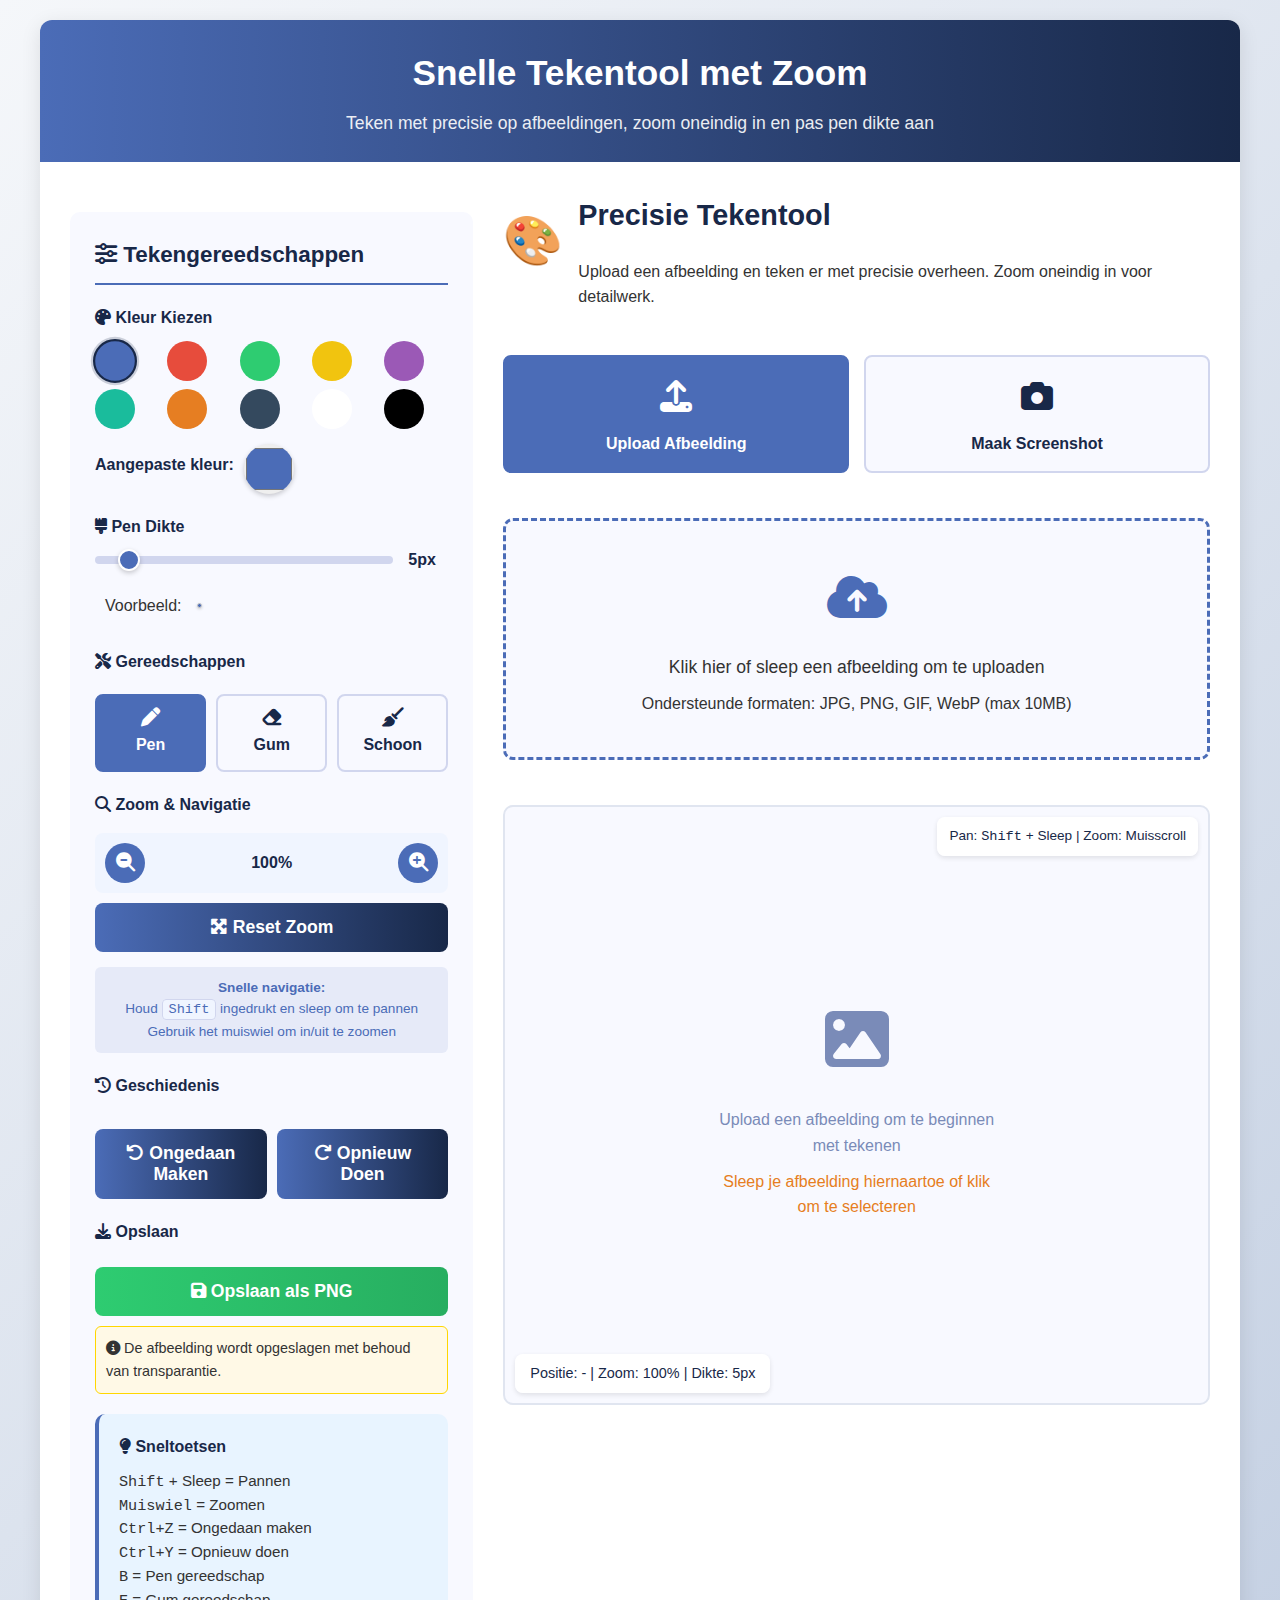
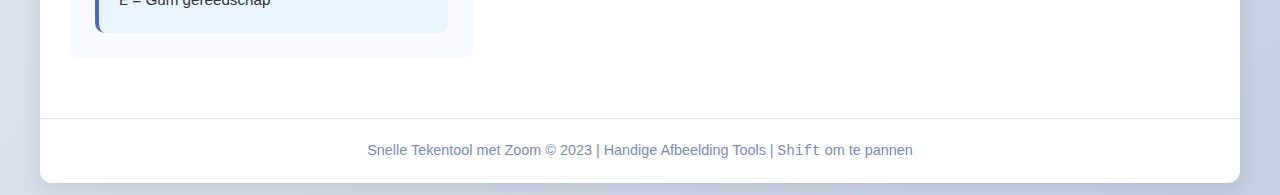
<file: tekenen.html>
<!DOCTYPE html>
<html lang="nl">
<head>
    <meta charset="UTF-8">
    <meta name="viewport" content="width=device-width, initial-scale=1.0">
    <title>Snelle Tekentool met Zoom | Handige Afbeelding Tools</title>
    <link rel="stylesheet" href="style.css">
    <style>
        /* Aanvullende stijlen specifiek voor deze tool */
        .tool-header {
            display: flex;
            align-items: center;
            gap: 15px;
            margin-bottom: 25px;
        }
        
        .tool-icon {
            font-size: 3rem;
        }
        
        .main-content {
            display: flex;
            flex-wrap: wrap;
            padding: 30px;
            gap: 30px;
        }
        
        .preview-container {
            flex: 2;
            min-width: 300px;
        }
        
        .controls {
            flex: 1;
            min-width: 300px;
            background-color: #f8f9ff;
            padding: 25px;
            border-radius: 10px;
        }
        
        .canvas-wrapper {
            position: relative;
            width: 100%;
            height: 600px;
            border: 2px solid #e0e5f0;
            border-radius: 10px;
            overflow: hidden;
            background-color: #f8f9ff;
            margin-bottom: 20px;
        }
        
        #drawingCanvas {
            position: absolute;
            top: 0;
            left: 0;
            cursor: crosshair;
        }
        
        .canvas-placeholder {
            position: absolute;
            top: 50%;
            left: 50%;
            transform: translate(-50%, -50%);
            text-align: center;
            color: #7a8bb8;
            z-index: 1;
            padding: 30px;
        }
        
        .color-palette {
            display: grid;
            grid-template-columns: repeat(5, 1fr);
            gap: 8px;
            margin-top: 10px;
        }
        
        .color-swatch {
            width: 40px;
            height: 40px;
            border-radius: 50%;
            cursor: pointer;
            border: 2px solid transparent;
            transition: transform 0.1s, border-color 0.1s;
        }
        
        .color-swatch:hover {
            transform: scale(1.1);
        }
        
        .color-swatch.active {
            border-color: #182848;
            transform: scale(1.1);
            box-shadow: 0 0 0 2px rgba(24, 40, 72, 0.2);
        }
        
        .custom-color-container {
            display: flex;
            align-items: center;
            gap: 10px;
            margin-top: 15px;
        }
        
        #customColor {
            width: 50px;
            height: 50px;
            border-radius: 50%;
            border: none;
            cursor: pointer;
            box-shadow: 0 2px 5px rgba(0, 0, 0, 0.2);
        }
        
        .zoom-controls {
            display: flex;
            align-items: center;
            gap: 10px;
            background-color: #f0f5ff;
            padding: 10px;
            border-radius: 8px;
            margin-top: 15px;
        }
        
        .zoom-btn {
            width: 40px;
            height: 40px;
            border-radius: 50%;
            background-color: #4b6cb7;
            color: white;
            border: none;
            font-size: 1.2rem;
            cursor: pointer;
            display: flex;
            align-items: center;
            justify-content: center;
            transition: all 0.2s;
        }
        
        .zoom-btn:hover {
            background-color: #3a5aa3;
            transform: scale(1.1);
        }
        
        .zoom-level {
            font-weight: 600;
            color: #182848;
            flex-grow: 1;
            text-align: center;
        }
        
        .drawing-tools {
            display: grid;
            grid-template-columns: repeat(3, 1fr);
            gap: 10px;
            margin-top: 20px;
        }
        
        .tool-btn {
            padding: 12px 5px;
            background-color: #f8f9ff;
            border: 2px solid #d1d6ee;
            border-radius: 8px;
            cursor: pointer;
            text-align: center;
            transition: all 0.2s;
            font-weight: 600;
            color: #182848;
            display: flex;
            flex-direction: column;
            align-items: center;
            gap: 5px;
        }
        
        .tool-btn:hover {
            background-color: #e8ecff;
            border-color: #4b6cb7;
        }
        
        .tool-btn.active {
            background-color: #4b6cb7;
            border-color: #4b6cb7;
            color: white;
        }
        
        .tool-btn i {
            font-size: 1.2rem;
        }
        
        .status-bar {
            position: absolute;
            bottom: 10px;
            left: 10px;
            background-color: rgba(255, 255, 255, 0.95);
            padding: 8px 15px;
            border-radius: 8px;
            font-size: 0.9rem;
            color: #182848;
            z-index: 10;
            box-shadow: 0 2px 5px rgba(0, 0, 0, 0.1);
        }
        
        .brush-preview {
            display: flex;
            align-items: center;
            gap: 15px;
            margin-top: 10px;
            padding: 10px;
            background-color: #f8f9ff;
            border-radius: 8px;
        }
        
        .brush-circle {
            border-radius: 50%;
            background-color: currentColor;
            border: 1px solid #ccc;
            box-shadow: 0 1px 3px rgba(0, 0, 0, 0.2);
        }
        
        .pan-hint {
            background-color: rgba(75, 108, 183, 0.1);
            padding: 10px;
            border-radius: 6px;
            margin-top: 15px;
            font-size: 0.85rem;
            color: #4b6cb7;
            text-align: center;
        }
        
        .pan-hint kbd {
            background-color: #f0f5ff;
            padding: 2px 6px;
            border-radius: 4px;
            border: 1px solid #d1d6ee;
            font-family: monospace;
        }
        
        .action-buttons {
            display: grid;
            grid-template-columns: repeat(2, 1fr);
            gap: 10px;
            margin-top: 20px;
        }
        
        .canvas-container {
            position: relative;
            width: 100%;
            height: 100%;
            overflow: auto;
        }
        
        .transform-info {
            position: absolute;
            top: 10px;
            right: 10px;
            background-color: rgba(255, 255, 255, 0.95);
            padding: 8px 12px;
            border-radius: 8px;
            font-size: 0.85rem;
            color: #182848;
            z-index: 10;
            box-shadow: 0 2px 5px rgba(0, 0, 0, 0.1);
        }
        
        @media (max-width: 992px) {
            .main-content {
                flex-direction: column;
            }
            
            .canvas-wrapper {
                height: 400px;
            }
            
            .status-bar {
                position: relative;
                bottom: auto;
                left: auto;
                margin-top: 15px;
                width: 100%;
            }
        }
        
        @media (max-width: 576px) {
            .drawing-tools {
                grid-template-columns: repeat(2, 1fr);
            }
            
            .action-buttons {
                grid-template-columns: 1fr;
            }
            
            .color-palette {
                grid-template-columns: repeat(4, 1fr);
            }
        }
    </style>
    <link rel="stylesheet" href="https://cdnjs.cloudflare.com/ajax/libs/font-awesome/6.4.0/css/all.min.css">
</head>
<body>
    <div class="container">
        <header>
            <h1>Snelle Tekentool met Zoom</h1>
            <p class="subtitle">Teken met precisie op afbeeldingen, zoom oneindig in en pas pen dikte aan</p>
        </header>
        
        <div class="main-content">
            <div class="controls">
                <h3 class="section-title"><i class="fas fa-sliders-h"></i> Tekengereedschappen</h3>
                
                <div class="control-group">
                    <label><i class="fas fa-palette"></i> Kleur Kiezen</label>
                    <div class="color-palette" id="colorPalette">
                        <!-- Kleuren worden via JavaScript toegevoegd -->
                    </div>
                    <div class="custom-color-container">
                        <label for="customColor">Aangepaste kleur:</label>
                        <input type="color" id="customColor" value="#4b6cb7" title="Kies een aangepaste kleur">
                    </div>
                </div>
                
                <div class="control-group">
                    <label><i class="fas fa-brush"></i> Pen Dikte</label>
                    <div class="slider-container">
                        <input type="range" min="1" max="50" value="5" class="slider" id="brushSize">
                        <div class="slider-value" id="brushSizeValue">5px</div>
                    </div>
                    <div class="brush-preview">
                        <span>Voorbeeld:</span>
                        <div class="brush-circle" id="brushPreview" style="background-color: #4b6cb7;"></div>
                    </div>
                </div>
                
                <div class="control-group">
                    <label><i class="fas fa-tools"></i> Gereedschappen</label>
                    <div class="drawing-tools">
                        <div class="tool-btn active" id="brushTool">
                            <i class="fas fa-pen"></i>
                            <span>Pen</span>
                        </div>
                        <div class="tool-btn" id="eraserTool">
                            <i class="fas fa-eraser"></i>
                            <span>Gum</span>
                        </div>
                        <div class="tool-btn" id="clearTool">
                            <i class="fas fa-broom"></i>
                            <span>Schoon</span>
                        </div>
                    </div>
                </div>
                
                <div class="control-group">
                    <label><i class="fas fa-search"></i> Zoom & Navigatie</label>
                    <div class="zoom-controls">
                        <button class="zoom-btn" id="zoomOut" title="Uitzoomen"><i class="fas fa-search-minus"></i></button>
                        <div class="zoom-level" id="zoomLevelDisplay">100%</div>
                        <button class="zoom-btn" id="zoomIn" title="Inzoomen"><i class="fas fa-search-plus"></i></button>
                    </div>
                    <button class="button" id="resetZoomBtn" style="width: 100%; margin-top: 10px;">
                        <i class="fas fa-expand-arrows-alt"></i> Reset Zoom
                    </button>
                    <div class="pan-hint">
                        <strong>Snelle navigatie:</strong><br>
                        Houd <kbd>Shift</kbd> ingedrukt en sleep om te pannen<br>
                        Gebruik het muiswiel om in/uit te zoomen
                    </div>
                </div>
                
                <div class="control-group">
                    <label><i class="fas fa-history"></i> Geschiedenis</label>
                    <div class="action-buttons">
                        <button class="button" id="undoBtn">
                            <i class="fas fa-undo"></i> Ongedaan Maken
                        </button>
                        <button class="button" id="redoBtn">
                            <i class="fas fa-redo"></i> Opnieuw Doen
                        </button>
                    </div>
                </div>
                
                <div class="control-group">
                    <label><i class="fas fa-download"></i> Opslaan</label>
                    <button class="button download-btn" id="saveBtn" style="width: 100%;">
                        <i class="fas fa-save"></i> Opslaan als PNG
                    </button>
                    <div class="marges-info" style="margin-top: 10px;">
                        <i class="fas fa-info-circle"></i> De afbeelding wordt opgeslagen met behoud van transparantie.
                    </div>
                </div>
                
                <div class="info-box" style="margin-top: 20px;">
                    <div class="info-title"><i class="fas fa-lightbulb"></i> Sneltoetsen</div>
                    <div class="info-text">
                        <p><kbd>Shift</kbd> + Sleep = Pannen<br>
                        <kbd>Muiswiel</kbd> = Zoomen<br>
                        <kbd>Ctrl+Z</kbd> = Ongedaan maken<br>
                        <kbd>Ctrl+Y</kbd> = Opnieuw doen<br>
                        <kbd>B</kbd> = Pen gereedschap<br>
                        <kbd>E</kbd> = Gum gereedschap</p>
                    </div>
                </div>
            </div>
            
            <div class="preview-container">
                <div class="tool-header">
                    <div class="tool-icon">🎨</div>
                    <div>
                        <h2>Precisie Tekentool</h2>
                        <p>Upload een afbeelding en teken er met precisie overheen. Zoom oneindig in voor detailwerk.</p>
                    </div>
                </div>
                
                <div class="input-methods">
                    <div class="method-btn active" id="uploadMethod">
                        <div class="method-icon"><i class="fas fa-upload"></i></div>
                        <div>Upload Afbeelding</div>
                    </div>
                    <div class="method-btn" id="screenshotMethod">
                        <div class="method-icon"><i class="fas fa-camera"></i></div>
                        <div>Maak Screenshot</div>
                    </div>
                </div>
                
                <div id="uploadSection">
                    <div class="upload-area" id="uploadArea">
                        <div class="upload-icon"><i class="fas fa-cloud-upload-alt"></i></div>
                        <div class="upload-text">Klik hier of sleep een afbeelding om te uploaden</div>
                        <p>Ondersteunde formaten: JPG, PNG, GIF, WebP (max 10MB)</p>
                        <input type="file" id="imageInput" class="file-input" accept="image/*">
                    </div>
                    
                    <div class="screenshot-area hidden" id="screenshotSection">
                        <div class="screenshot-icon"><i class="fas fa-camera"></i></div>
                        <div class="screenshot-text">Klik op de knop om een screenshot te maken</div>
                        <p>De tool maakt een screenshot van het volledige scherm of een geselecteerd gebied</p>
                        <button class="button screenshot-btn" id="captureBtn">Screenshot Maken</button>
                        
                        <div class="screenshot-instructions">
                            <h4>Hoe maak je een screenshot:</h4>
                            <ol>
                                <li>Klik op "Screenshot Maken"</li>
                                <li>Selecteer het gebied dat je wilt vastleggen</li>
                                <li>De screenshot wordt automatisch geladen in de tekentool</li>
                            </ol>
                        </div>
                    </div>
                </div>
                
                <div class="canvas-wrapper">
                    <div class="canvas-placeholder" id="canvasPlaceholder">
                        <div style="font-size: 4rem; margin-bottom: 15px;"><i class="fas fa-image"></i></div>
                        <p>Upload een afbeelding om te beginnen met tekenen</p>
                        <p class="status-waiting" style="margin-top: 10px;">Sleep je afbeelding hiernaartoe of klik om te selecteren</p>
                    </div>
                    <div class="canvas-container">
                        <canvas id="drawingCanvas"></canvas>
                    </div>
                    
                    <div class="transform-info">
                        Pan: <kbd>Shift</kbd> + Sleep | Zoom: Muisscroll
                    </div>
                    
                    <div class="status-bar">
                        <span id="cursorPosition">Positie: -</span> | 
                        <span id="zoomStatus">Zoom: 100%</span> |
                        <span id="brushStatus">Dikte: 5px</span>
                    </div>
                </div>
            </div>
        </div>
        
        <footer>
            <p>Snelle Tekentool met Zoom &copy; 2023 | Handige Afbeelding Tools | <kbd>Shift</kbd> om te pannen</p>
        </footer>
    </div>

    <script>
        // Basis variabelen
        const canvas = document.getElementById('drawingCanvas');
        const ctx = canvas.getContext('2d');
        const canvasWrapper = document.querySelector('.canvas-wrapper');
        const canvasPlaceholder = document.getElementById('canvasPlaceholder');
        
        // State variabelen
        let isDrawing = false;
        let lastX = 0;
        let lastY = 0;
        let zoomLevel = 1;
        let offsetX = 0;
        let offsetY = 0;
        let isPanning = false;
        let lastPanX = 0;
        let lastPanY = 0;
        let currentColor = '#4b6cb7';
        let brushSize = 5;
        let uploadedImage = null;
        let drawingHistory = [];
        let historyIndex = -1;
        let isEraser = false;
        let shiftPressed = false;
        
        // Kleurenpalet
        const colors = [
            '#4b6cb7', // primaire blauw
            '#e74c3c', // fel rood
            '#2ecc71', // fel groen
            '#f1c40f', // fel geel
            '#9b59b6', // fel paars
            '#1abc9c', // fel turquoise
            '#e67e22', // fel oranje
            '#34495e', // donker blauw/grijs
            '#ffffff', // wit
            '#000000'  // zwart
        ];
        
        // Initialisatie
        document.addEventListener('DOMContentLoaded', function() {
            setupColorPalette();
            setupEventListeners();
            updateBrushPreview();
            
            // Zorg dat canvas een initiële grootte heeft
            canvas.width = 800;
            canvas.height = 600;
        });
        
        // Kleurenpalet opzetten
        function setupColorPalette() {
            const palette = document.getElementById('colorPalette');
            palette.innerHTML = '';
            
            colors.forEach(color => {
                const colorSwatch = document.createElement('div');
                colorSwatch.className = 'color-swatch';
                colorSwatch.style.backgroundColor = color;
                colorSwatch.dataset.color = color;
                colorSwatch.title = color;
                
                if (color === currentColor) {
                    colorSwatch.classList.add('active');
                }
                
                colorSwatch.addEventListener('click', () => {
                    // Verwijder active class van alle swatches
                    document.querySelectorAll('.color-swatch').forEach(s => s.classList.remove('active'));
                    // Voeg active class toe aan geklikte swatch
                    colorSwatch.classList.add('active');
                    currentColor = color;
                    document.getElementById('customColor').value = color;
                    isEraser = false;
                    
                    // Update brush preview kleur
                    document.getElementById('brushPreview').style.backgroundColor = color;
                    
                    // Update tool status
                    document.getElementById('brushTool').classList.add('active');
                    document.getElementById('eraserTool').classList.remove('active');
                });
                
                palette.appendChild(colorSwatch);
            });
        }
        
        // Event listeners instellen
        function setupEventListeners() {
            // Input method switcher
            document.getElementById('uploadMethod').addEventListener('click', switchToUpload);
            document.getElementById('screenshotMethod').addEventListener('click', switchToScreenshot);
            
            // Afbeelding uploaden
            const uploadArea = document.getElementById('uploadArea');
            const imageInput = document.getElementById('imageInput');
            
            uploadArea.addEventListener('click', () => {
                imageInput.click();
            });
            
            uploadArea.addEventListener('dragover', (e) => {
                e.preventDefault();
                uploadArea.classList.add('highlight');
            });
            
            uploadArea.addEventListener('dragleave', () => {
                uploadArea.classList.remove('highlight');
            });
            
            uploadArea.addEventListener('drop', (e) => {
                e.preventDefault();
                uploadArea.classList.remove('highlight');
                
                if (e.dataTransfer.files.length) {
                    handleImageUpload(e.dataTransfer.files[0]);
                }
            });
            
            imageInput.addEventListener('change', (e) => {
                if (e.target.files.length) {
                    handleImageUpload(e.target.files[0]);
                }
            });
            
            // Screenshot knop
            document.getElementById('captureBtn').addEventListener('click', () => {
                alert('In deze demo werkt de screenshot functionaliteit niet. Upload een afbeelding om te beginnen.');
            });
            
            // Aangepaste kleur
            document.getElementById('customColor').addEventListener('input', (e) => {
                currentColor = e.target.value;
                isEraser = false;
                
                // Update active swatch
                const swatches = document.querySelectorAll('.color-swatch');
                let found = false;
                swatches.forEach(swatch => {
                    if (swatch.dataset.color === currentColor) {
                        swatch.classList.add('active');
                        found = true;
                    } else {
                        swatch.classList.remove('active');
                    }
                });
                
                // Als kleur niet in palet staat, maak alle inactief
                if (!found) {
                    swatches.forEach(swatch => swatch.classList.remove('active'));
                }
                
                document.getElementById('brushTool').classList.add('active');
                document.getElementById('eraserTool').classList.remove('active');
                document.getElementById('brushPreview').style.backgroundColor = currentColor;
            });
            
            // Pen dikte
            const brushSizeSlider = document.getElementById('brushSize');
            brushSizeSlider.addEventListener('input', (e) => {
                brushSize = parseInt(e.target.value);
                document.getElementById('brushSizeValue').textContent = `${brushSize}px`;
                document.getElementById('brushStatus').textContent = `Dikte: ${brushSize}px`;
                updateBrushPreview();
            });
            
            // Tool selectie
            document.getElementById('brushTool').addEventListener('click', selectBrushTool);
            document.getElementById('eraserTool').addEventListener('click', selectEraserTool);
            document.getElementById('clearTool').addEventListener('click', clearDrawing);
            
            // Zoom controls
            document.getElementById('zoomIn').addEventListener('click', () => zoom(1.2));
            document.getElementById('zoomOut').addEventListener('click', () => zoom(0.8));
            document.getElementById('resetZoomBtn').addEventListener('click', resetZoom);
            
            // Muiswiel voor zoom
            canvasWrapper.addEventListener('wheel', handleMouseWheel, { passive: false });
            
            // Toetsenbord events voor panning met Shift
            window.addEventListener('keydown', (e) => {
                if (e.key === 'Shift') {
                    shiftPressed = true;
                    if (isDrawing) {
                        isPanning = true;
                        canvas.style.cursor = 'grab';
                    }
                }
                
                // Sneltoetsen
                if (e.ctrlKey || e.metaKey) {
                    if (e.key === 'z' || e.key === 'Z') {
                        e.preventDefault();
                        undo();
                    } else if (e.key === 'y' || e.key === 'Y') {
                        e.preventDefault();
                        redo();
                    }
                }
                
                if (e.key === 'b' || e.key === 'B') {
                    e.preventDefault();
                    selectBrushTool();
                } else if (e.key === 'e' || e.key === 'E') {
                    e.preventDefault();
                    selectEraserTool();
                }
            });
            
            window.addEventListener('keyup', (e) => {
                if (e.key === 'Shift') {
                    shiftPressed = false;
                    isPanning = false;
                    canvas.style.cursor = 'crosshair';
                }
            });
            
            // Canvas events
            canvas.addEventListener('mousedown', startDrawing);
            canvas.addEventListener('mousemove', draw);
            canvas.addEventListener('mouseup', stopDrawing);
            canvas.addEventListener('mouseleave', stopDrawing);
            
            // Touch events voor mobiele apparaten
            canvas.addEventListener('touchstart', handleTouchStart, { passive: false });
            canvas.addEventListener('touchmove', handleTouchMove, { passive: false });
            canvas.addEventListener('touchend', stopDrawing);
            
            // Actie knoppen
            document.getElementById('undoBtn').addEventListener('click', undo);
            document.getElementById('redoBtn').addEventListener('click', redo);
            document.getElementById('saveBtn').addEventListener('click', saveImage);
        }
        
        // Hulp functies voor UI
        function switchToUpload() {
            document.getElementById('uploadMethod').classList.add('active');
            document.getElementById('screenshotMethod').classList.remove('active');
            document.getElementById('uploadArea').classList.remove('hidden');
            document.getElementById('screenshotSection').classList.add('hidden');
        }
        
        function switchToScreenshot() {
            document.getElementById('uploadMethod').classList.remove('active');
            document.getElementById('screenshotMethod').classList.add('active');
            document.getElementById('uploadArea').classList.add('hidden');
            document.getElementById('screenshotSection').classList.remove('hidden');
        }
        
        function selectBrushTool() {
            isEraser = false;
            document.getElementById('brushTool').classList.add('active');
            document.getElementById('eraserTool').classList.remove('active');
        }
        
        function selectEraserTool() {
            isEraser = true;
            document.getElementById('brushTool').classList.remove('active');
            document.getElementById('eraserTool').classList.add('active');
        }
        
        // Afbeelding upload handler - GECORRIGEERDE VERSIE
        function handleImageUpload(file) {
            if (!file || !file.type.match('image.*')) {
                alert('Selecteer een afbeelding bestand (JPG, PNG, GIF, WebP)');
                return;
            }
            
            const reader = new FileReader();
            reader.onload = function(event) {
                const img = new Image();
                img.onload = function() {
                    uploadedImage = img;
                    canvasPlaceholder.style.display = 'none';
                    
                    // Pas canvas aan aan afbeelding grootte
                    canvas.width = img.width;
                    canvas.height = img.height;
                    
                    // Reset zoom en positie
                    resetZoom();
                    
                    // Teken de afbeelding op canvas
                    updateCanvas();
                    
                    // Sla initiële staat op in geschiedenis
                    saveToHistory();
                    
                    // Update status
                    document.getElementById('cursorPosition').textContent = `Afbeelding: ${img.width}x${img.height}`;
                };
                img.onerror = function() {
                    alert('Fout bij het laden van de afbeelding. Probeer een ander bestand.');
                };
                img.src = event.target.result;
            };
            reader.onerror = function() {
                alert('Fout bij het lezen van het bestand.');
            };
            reader.readAsDataURL(file);
        }
        
        // Zoom functies
        function zoom(factor) {
            zoomLevel *= factor;
            
            // Limiteer zoom tussen 0.01x en 50x
            zoomLevel = Math.max(0.01, Math.min(50, zoomLevel));
            
            // Update zoom level display
            const zoomPercent = Math.round(zoomLevel * 100);
            document.getElementById('zoomLevelDisplay').textContent = `${zoomPercent}%`;
            document.getElementById('zoomStatus').textContent = `Zoom: ${zoomPercent}%`;
            
            // Update canvas weergave
            updateCanvas();
        }
        
        function handleMouseWheel(e) {
            e.preventDefault();
            
            // Zoom in/uit op basis van scroll richting
            const zoomFactor = e.deltaY > 0 ? 0.9 : 1.1;
            zoom(zoomFactor);
        }
        
        function resetZoom() {
            zoomLevel = 1;
            offsetX = 0;
            offsetY = 0;
            document.getElementById('zoomLevelDisplay').textContent = '100%';
            document.getElementById('zoomStatus').textContent = 'Zoom: 100%';
            updateCanvas();
        }
        
        // Canvas update functie
        function updateCanvas() {
            // Clear canvas
            ctx.clearRect(0, 0, canvas.width, canvas.height);
            
            // Save context state
            ctx.save();
            
            // Apply zoom and pan transformations
            ctx.translate(offsetX, offsetY);
            ctx.scale(zoomLevel, zoomLevel);
            
            // Draw uploaded image if exists
            if (uploadedImage) {
                ctx.drawImage(uploadedImage, 0, 0);
            }
            
            // Restore context state
            ctx.restore();
        }
        
        // Teken functies
        function startDrawing(e) {
            if (shiftPressed) {
                // Start panning als shift is ingedrukt
                isPanning = true;
                lastPanX = e.clientX;
                lastPanY = e.clientY;
                canvas.style.cursor = 'grabbing';
                return;
            }
            
            isDrawing = true;
            [lastX, lastY] = getCanvasCoordinates(e);
            
            // Begin een nieuw pad
            ctx.save();
            ctx.translate(offsetX, offsetY);
            ctx.scale(zoomLevel, zoomLevel);
            
            ctx.beginPath();
            ctx.moveTo(lastX, lastY);
            ctx.lineWidth = brushSize;
            ctx.lineCap = 'round';
            ctx.lineJoin = 'round';
            ctx.strokeStyle = isEraser ? '#ffffff' : currentColor;
            ctx.globalCompositeOperation = isEraser ? 'destination-out' : 'source-over';
            
            ctx.restore();
        }
        
        function draw(e) {
            if (isPanning && shiftPressed) {
                // Panning logica
                const deltaX = e.clientX - lastPanX;
                const deltaY = e.clientY - lastPanY;
                
                offsetX += deltaX;
                offsetY += deltaY;
                
                lastPanX = e.clientX;
                lastPanY = e.clientY;
                
                updateCanvas();
                return;
            }
            
            if (!isDrawing) return;
            
            e.preventDefault();
            
            const [x, y] = getCanvasCoordinates(e);
            
            // Teken lijn
            ctx.save();
            ctx.translate(offsetX, offsetY);
            ctx.scale(zoomLevel, zoomLevel);
            
            ctx.lineTo(x, y);
            ctx.stroke();
            
            ctx.restore();
            
            // Update cursor positie
            updateCursorPosition(x, y);
            
            // Update laatste positie
            [lastX, lastY] = [x, y];
        }
        
        function stopDrawing() {
            if (isDrawing) {
                isDrawing = false;
                saveToHistory();
            }
            
            if (isPanning) {
                isPanning = false;
                canvas.style.cursor = shiftPressed ? 'grab' : 'crosshair';
            }
        }
        
        // Hulp functies
        function getCanvasCoordinates(e) {
            const rect = canvas.getBoundingClientRect();
            let clientX, clientY;
            
            if (e.touches && e.touches.length) {
                clientX = e.touches[0].clientX;
                clientY = e.touches[0].clientY;
            } else {
                clientX = e.clientX;
                clientY = e.clientY;
            }
            
            // Pas coördinaten aan voor zoom en pan
            const x = (clientX - rect.left - offsetX) / zoomLevel;
            const y = (clientY - rect.top - offsetY) / zoomLevel;
            
            return [x, y];
        }
        
        function updateCursorPosition(x, y) {
            if (!uploadedImage) return;
            
            document.getElementById('cursorPosition').textContent = 
                `Positie: ${Math.round(x)}, ${Math.round(y)}`;
        }
        
        function updateBrushPreview() {
            const brushPreview = document.getElementById('brushPreview');
            const size = Math.max(brushSize, 5);
            brushPreview.style.width = `${size}px`;
            brushPreview.style.height = `${size}px`;
        }
        
        // Touch event handlers
        function handleTouchStart(e) {
            e.preventDefault();
            if (e.touches.length === 1) {
                startDrawing(e.touches[0]);
            }
        }
        
        function handleTouchMove(e) {
            e.preventDefault();
            if (e.touches.length === 1) {
                draw(e.touches[0]);
            }
        }
        
        // Geschiedenis functies
        function saveToHistory() {
            // Verwijder toekomstige geschiedenis als we ergens in het midden staan
            if (historyIndex < drawingHistory.length - 1) {
                drawingHistory = drawingHistory.slice(0, historyIndex + 1);
            }
            
            // Sla huidige canvas staat op
            const imageData = ctx.getImageData(0, 0, canvas.width, canvas.height);
            drawingHistory.push(imageData);
            historyIndex = drawingHistory.length - 1;
            
            // Limiteer geschiedenis grootte
            if (drawingHistory.length > 20) {
                drawingHistory.shift();
                historyIndex--;
            }
        }
        
        function undo() {
            if (historyIndex > 0) {
                historyIndex--;
                const imageData = drawingHistory[historyIndex];
                ctx.putImageData(imageData, 0, 0);
            } else if (historyIndex === 0) {
                // Terug naar originele afbeelding
                historyIndex = -1;
                updateCanvas();
            }
        }
        
        function redo() {
            if (historyIndex < drawingHistory.length - 1) {
                historyIndex++;
                const imageData = drawingHistory[historyIndex];
                ctx.putImageData(imageData, 0, 0);
            }
        }
        
        // Canvas acties
        function clearDrawing() {
            if (!uploadedImage) {
                alert('Upload eerst een afbeelding.');
                return;
            }
            
            if (confirm('Weet je zeker dat je de hele tekening wilt verwijderen?')) {
                updateCanvas();
                saveToHistory();
            }
        }
        
        function saveImage() {
            if (!uploadedImage) {
                alert('Upload eerst een afbeelding om op te slaan.');
                return;
            }
            
            // Maak een tijdelijk canvas voor de gecombineerde afbeelding
            const tempCanvas = document.createElement('canvas');
            tempCanvas.width = canvas.width;
            tempCanvas.height = canvas.height;
            const tempCtx = tempCanvas.getContext('2d');
            
            // Teken de originele afbeelding
            tempCtx.drawImage(uploadedImage, 0, 0);
            
            // Teken de tekening eroverheen
            tempCtx.drawImage(canvas, 0, 0);
            
            // Maak een download link
            const link = document.createElement('a');
            const timestamp = new Date().toISOString().replace(/[:.]/g, '-').slice(0, 19);
            link.download = `tekening-${timestamp}.png`;
            link.href = tempCanvas.toDataURL('image/png');
            link.click();
        }
    </script>
</body>
</html>
</file>
<file: style.css>
/* style.css - Gedeelde CSS voor alle tools */

* {
    box-sizing: border-box;
    margin: 0;
    padding: 0;
}

body {
    font-family: 'Segoe UI', Tahoma, Geneva, Verdana, sans-serif;
    line-height: 1.6;
    color: #333;
    background: linear-gradient(135deg, #f5f7fa 0%, #c3cfe2 100%);
    padding: 20px;
    min-height: 100vh;
}

.container {
    max-width: 1200px;
    margin: 0 auto;
    background-color: white;
    border-radius: 12px;
    box-shadow: 0 5px 20px rgba(0, 0, 0, 0.1);
    overflow: hidden;
}

header {
    background: linear-gradient(to right, #4b6cb7, #182848);
    color: white;
    padding: 25px 30px;
    text-align: center;
}

h1 {
    font-size: 2.2rem;
    margin-bottom: 8px;
}

h2 {
    font-size: 1.8rem;
    margin-bottom: 20px;
    color: #182848;
}

.subtitle {
    font-size: 1.1rem;
    opacity: 0.9;
    font-weight: 300;
}

.main-content {
    display: flex;
    flex-wrap: wrap;
    padding: 30px;
    gap: 30px;
}

.section-title {
    font-size: 1.4rem;
    margin-bottom: 20px;
    padding-bottom: 10px;
    border-bottom: 2px solid #4b6cb7;
    color: #182848;
}

.input-methods {
    display: flex;
    gap: 15px;
    margin-bottom: 25px;
}

.method-btn {
    flex: 1;
    padding: 15px;
    background-color: #f8f9ff;
    border: 2px solid #d1d6ee;
    border-radius: 8px;
    cursor: pointer;
    text-align: center;
    transition: all 0.3s;
    font-weight: 600;
    color: #182848;
}

.method-btn:hover {
    background-color: #e8ecff;
    border-color: #4b6cb7;
    transform: translateY(-2px);
}

.method-btn.active {
    background-color: #4b6cb7;
    border-color: #4b6cb7;
    color: white;
}

.method-icon {
    font-size: 2rem;
    margin-bottom: 8px;
    display: block;
}

.upload-area {
    border: 3px dashed #4b6cb7;
    border-radius: 10px;
    padding: 40px 20px;
    text-align: center;
    background-color: #f8f9ff;
    transition: all 0.3s;
    margin-bottom: 25px;
    cursor: pointer;
}

.upload-area:hover, .upload-area.highlight {
    background-color: #e8ecff;
    border-color: #182848;
}

.upload-icon {
    font-size: 3rem;
    color: #4b6cb7;
    margin-bottom: 15px;
}

.upload-text {
    font-size: 1.1rem;
    margin-bottom: 10px;
}

.file-input {
    display: none;
}

.screenshot-area {
    border: 3px dashed #2ecc71;
    border-radius: 10px;
    padding: 40px 20px;
    text-align: center;
    background-color: #f0fff4;
    transition: all 0.3s;
    margin-bottom: 25px;
    cursor: pointer;
}

.screenshot-area:hover {
    background-color: #e1ffe8;
    border-color: #27ae60;
}

.screenshot-icon {
    font-size: 3rem;
    color: #2ecc71;
    margin-bottom: 15px;
}

.screenshot-text {
    font-size: 1.1rem;
    margin-bottom: 10px;
}

.screenshot-instructions {
    background-color: #e8f4ff;
    padding: 15px;
    border-radius: 8px;
    margin-top: 15px;
    font-size: 0.9rem;
    text-align: left;
}

.screenshot-instructions h4 {
    margin-bottom: 8px;
    color: #182848;
}

.screenshot-instructions ol {
    padding-left: 20px;
}

.screenshot-instructions li {
    margin-bottom: 5px;
}

.controls {
    background-color: #f8f9ff;
    padding: 25px;
    border-radius: 10px;
    margin-top: 20px;
}

.control-group {
    margin-bottom: 20px;
}

label {
    display: block;
    margin-bottom: 8px;
    font-weight: 600;
    color: #182848;
}

.slider-container {
    display: flex;
    align-items: center;
    gap: 15px;
}

.slider {
    flex: 1;
    height: 8px;
    -webkit-appearance: none;
    appearance: none;
    background: #d1d6ee;
    border-radius: 4px;
    outline: none;
}

.slider::-webkit-slider-thumb {
    -webkit-appearance: none;
    appearance: none;
    width: 22px;
    height: 22px;
    border-radius: 50%;
    background: #4b6cb7;
    cursor: pointer;
    border: 2px solid white;
    box-shadow: 0 2px 5px rgba(0, 0, 0, 0.2);
}

.slider-value {
    font-weight: 600;
    color: #182848;
    min-width: 40px;
}

.button {
    display: inline-block;
    background: linear-gradient(to right, #4b6cb7, #182848);
    color: white;
    border: none;
    padding: 14px 28px;
    font-size: 1.1rem;
    border-radius: 8px;
    cursor: pointer;
    transition: all 0.3s;
    font-weight: 600;
    margin-top: 10px;
    width: 100%;
}

.button:hover {
    transform: translateY(-3px);
    box-shadow: 0 5px 15px rgba(0, 0, 0, 0.1);
}

.button:active {
    transform: translateY(-1px);
}

.button:disabled {
    background: #cccccc;
    cursor: not-allowed;
    transform: none;
    box-shadow: none;
}

.screenshot-btn {
    background: linear-gradient(to right, #2ecc71, #27ae60);
}

.preview-container {
    display: flex;
    flex-direction: column;
    gap: 20px;
}

.image-container {
    border: 2px solid #e0e5f0;
    border-radius: 10px;
    overflow: hidden;
    background: #f8f9ff;
    min-height: 200px;
    display: flex;
    align-items: center;
    justify-content: center;
    position: relative;
}

.image-placeholder {
    text-align: center;
    padding: 40px 20px;
    color: #7a8bb8;
}

canvas {
    max-width: 100%;
    max-height: 400px;
    display: block;
}

.info-box {
    background-color: #e8f4ff;
    padding: 20px;
    border-radius: 10px;
    border-left: 4px solid #4b6cb7;
    margin-top: 20px;
}

.info-title {
    font-weight: 600;
    margin-bottom: 10px;
    color: #182848;
}

.info-text {
    font-size: 0.95rem;
    line-height: 1.5;
}

.download-btn {
    background: linear-gradient(to right, #2ecc71, #27ae60);
    margin-top: 15px;
}

.hidden {
    display: none;
}

.loading {
    position: absolute;
    top: 0;
    left: 0;
    right: 0;
    bottom: 0;
    background-color: rgba(255, 255, 255, 0.8);
    display: flex;
    align-items: center;
    justify-content: center;
    z-index: 10;
    border-radius: 8px;
}

.spinner {
    width: 50px;
    height: 50px;
    border: 5px solid #e0e5f0;
    border-top: 5px solid #4b6cb7;
    border-radius: 50%;
    animation: spin 1s linear infinite;
}

@keyframes spin {
    0% { transform: rotate(0deg); }
    100% { transform: rotate(360deg); }
}

.status-message {
    position: fixed;
    top: 20px;
    right: 20px;
    background-color: #4b6cb7;
    color: white;
    padding: 15px 25px;
    border-radius: 8px;
    box-shadow: 0 5px 15px rgba(0, 0, 0, 0.2);
    z-index: 1000;
    font-weight: 600;
    animation: slideIn 0.3s ease-out;
}

@keyframes slideIn {
    from { transform: translateX(100%); opacity: 0; }
    to { transform: translateX(0); opacity: 1; }
}

.marges-info {
    background-color: #fff9e6;
    border: 1px solid #ffd700;
    border-radius: 6px;
    padding: 10px;
    margin-top: 10px;
    font-size: 0.9rem;
}

footer {
    text-align: center;
    margin-top: 30px;
    padding: 20px;
    color: #7a8bb8;
    font-size: 0.9rem;
    border-top: 1px solid #e0e5f0;
}

/* Aanvullende stijlen voor upload secties */
.upload-box {
    flex: 1;
    min-width: 300px;
    border: 2px solid #4b6cb7;
    border-radius: 10px;
    padding: 25px;
    text-align: center;
    transition: all 0.3s;
    background-color: #f8f9ff;
}

.upload-box:hover {
    transform: translateY(-5px);
    box-shadow: 0 10px 20px rgba(75, 108, 183, 0.15);
}

.upload-box h3 {
    color: #182848;
    margin-bottom: 15px;
    font-size: 1.5rem;
}

.upload-box p {
    margin-bottom: 20px;
    color: #555;
    font-size: 0.95rem;
}

.image-preview {
    width: 100%;
    height: 200px;
    border-radius: 8px;
    overflow: hidden;
    margin-bottom: 20px;
    background-color: #f0f0f0;
    display: flex;
    align-items: center;
    justify-content: center;
    color: #888;
}

.image-preview img {
    max-width: 100%;
    max-height: 100%;
    object-fit: contain;
}

.upload-btn {
    background-color: #4b6cb7;
    color: white;
    border: none;
    padding: 12px 25px;
    border-radius: 5px;
    cursor: pointer;
    font-size: 1rem;
    font-weight: 600;
    transition: all 0.3s;
}

.upload-btn:hover {
    background-color: #3a5aa3;
    transform: scale(1.05);
}

.upload-status {
    margin-top: 15px;
    font-size: 0.9rem;
    color: #666;
    min-height: 20px;
}

.status-success {
    color: #2ecc71;
    font-weight: bold;
}

.status-waiting {
    color: #e67e22;
}

.result-container {
    display: inline-block;
    position: relative;
    width: 100%;
    max-width: 600px;
    border: 3px solid #4b6cb7;
    border-radius: 10px;
    overflow: hidden;
    background-color: #f9f9ff;
}

.download-info {
    background-color: rgba(46, 204, 113, 0.1);
    border: 1px solid #2ecc71;
    border-radius: 8px;
    padding: 15px;
    margin-top: 20px;
    display: none;
}

.download-info.show {
    display: block;
    animation: fadeIn 0.5s;
}

@keyframes fadeIn {
    from { opacity: 0; }
    to { opacity: 1; }
}

.download-info h4 {
    color: #27ae60;
    margin-bottom: 10px;
}

.manual-download {
    margin-top: 20px;
}

.automatic-notice {
    background-color: rgba(75, 108, 183, 0.1);
    padding: 15px;
    border-radius: 8px;
    margin-top: 20px;
    text-align: center;
    font-weight: bold;
    color: #182848;
}

.loader {
    display: none;
    width: 50px;
    height: 50px;
    margin: 20px auto;
    border: 5px solid #f3f3f3;
    border-top: 5px solid #4b6cb7;
    border-radius: 50%;
    animation: spin 1s linear infinite;
}

.loader.show {
    display: block;
}

/* Startpagina specifieke stijlen */
.tools-grid {
    display: grid;
    grid-template-columns: repeat(auto-fit, minmax(300px, 1fr));
    gap: 30px;
    margin-top: 30px;
}

.tool-card {
    background-color: #f8f9ff;
    border-radius: 10px;
    padding: 30px;
    text-align: center;
    transition: all 0.3s;
    border: 2px solid #d1d6ee;
    cursor: pointer;
    height: 100%;
    display: flex;
    flex-direction: column;
    justify-content: space-between;
}

.tool-card:hover {
    transform: translateY(-5px);
    box-shadow: 0 10px 25px rgba(75, 108, 183, 0.15);
    border-color: #4b6cb7;
}

.tool-icon {
    font-size: 4rem;
    margin-bottom: 20px;
    color: #4b6cb7;
}

.tool-title {
    font-size: 1.5rem;
    margin-bottom: 15px;
    color: #182848;
}

.tool-description {
    margin-bottom: 20px;
    color: #555;
    flex-grow: 1;
}

.features-list {
    list-style: none;
    text-align: left;
    margin-top: 15px;
}

.features-list li {
    padding: 5px 0;
    padding-left: 25px;
    position: relative;
}

.features-list li:before {
    content: "✓";
    color: #2ecc71;
    font-weight: bold;
    position: absolute;
    left: 0;
}

/* Responsive aanpassingen */
@media (max-width: 768px) {
    .main-content {
        flex-direction: column;
    }
    
    .input-methods {
        flex-direction: column;
    }
    
    h1 {
        font-size: 1.8rem;
    }
    
    .status-message {
        top: 10px;
        right: 10px;
        left: 10px;
        text-align: center;
    }
    
    .tools-grid {
        grid-template-columns: 1fr;
    }
}
</file>
